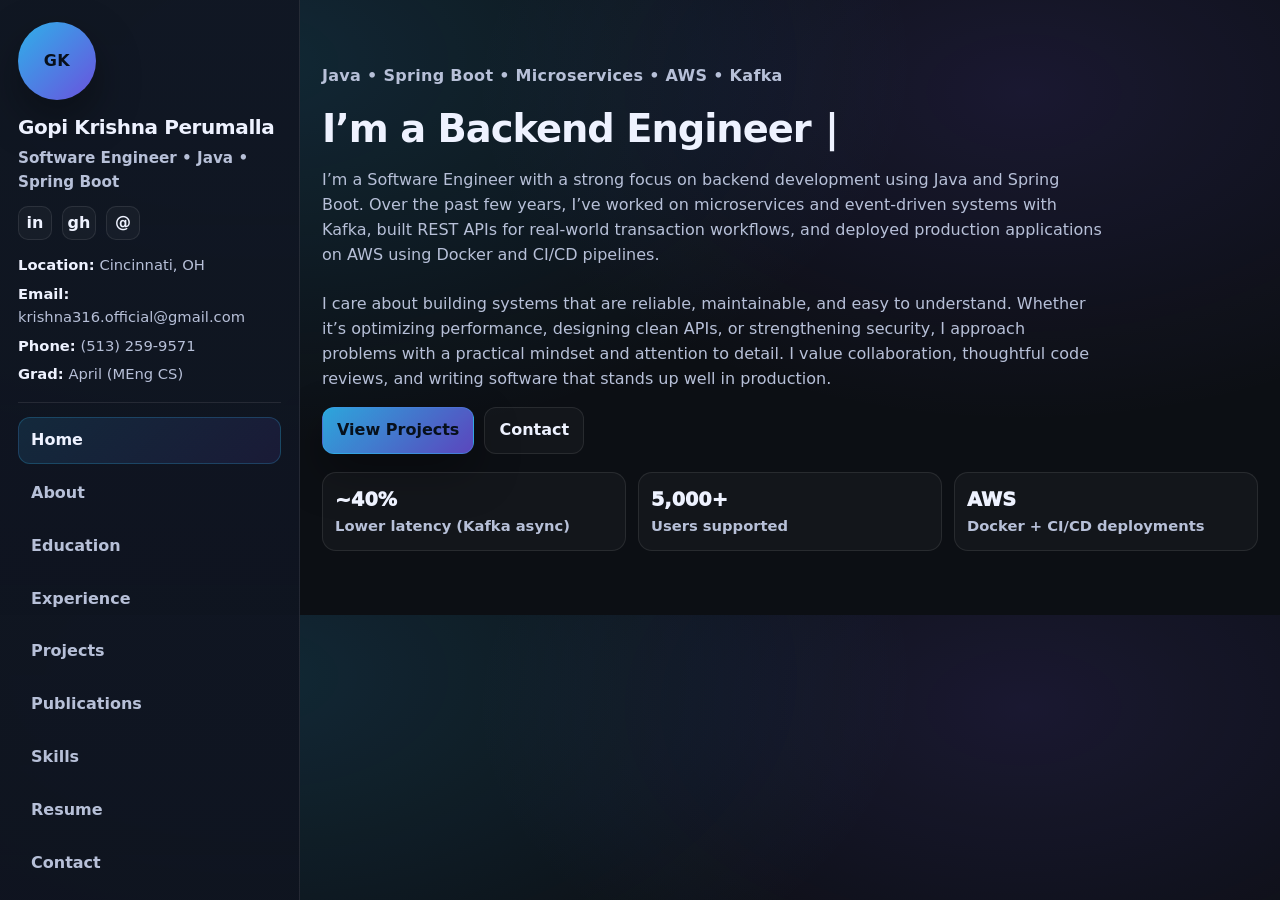
<file: index.html>
<!DOCTYPE html>
<html lang="en">
<head>
    <meta charset="utf-8" />
    <meta name="viewport" content="width=device-width, initial-scale=1" />
    <meta name="description" content="Gopi Krishna Perumalla | Java | Spring Boot | Microservices | AWS | Portfolio" />
    <title>Gopi Krishna Perumalla | Portfolio</title>
    <link rel="stylesheet" href="styles.css" />
</head>

<body>
<div class="topbar">
    <button class="menu-btn" aria-label="Open menu" aria-expanded="false">☰</button>
    <div class="topbar-title">Gopi Krishna Perumalla</div>
</div>

<aside class="sidebar" id="sidebar" aria-label="Sidebar">
    <div class="profile">
        <div class="avatar" aria-label="Profile photo placeholder">GK</div>
        <h1 class="name">Gopi Krishna Perumalla</h1>
        <p class="role">Software Engineer • Java • Spring Boot</p>

        <div class="social">
            <a href="https://www.linkedin.com/in/gopiperumalla/" target="_blank" rel="noopener" aria-label="LinkedIn">in</a>
            <a href="https://github.com/PerumallaSG2" target="_blank" rel="noopener" aria-label="GitHub">gh</a>
            <a href="mailto:krishna316.official@gmail.com" aria-label="Email">@</a>
        </div>

        <div class="quick">
            <div><span>Location:</span> Cincinnati, OH</div>
            <div><span>Email:</span> krishna316.official@gmail.com</div>
            <div><span>Phone:</span> (513) 259-9571</div>
            <div><span>Grad:</span> April (MEng CS)</div>
        </div>
    </div>

    <nav class="nav" aria-label="Primary">
        <a href="index.html" class="active">Home</a>
        <a href="about.html">About</a>
        <a href="education.html">Education</a>
        <a href="experience.html">Experience</a>
        <a href="projects.html">Projects</a>
        <a href="publications.html">Publications</a>
        <a href="skills.html">Skills</a>
        <a href="assets/Resume.pdf" target="_blank" rel="noopener">Resume</a>
        <a href="contact.html">Contact</a>
    </nav>

    <div class="sidebar-footer">
        <small>© <span id="year"></span> Gopi Krishna</small>
    </div>
</aside>

<main class="main">
    <section class="section hero">
        <div class="section-inner">
            <p class="kicker">Java • Spring Boot • Microservices • AWS • Kafka</p>

            <h2 class="hero-title">
                I’m a
                <span class="typewrap">
            <span id="typed-text"></span>
            <span class="caret">|</span>
          </span>
            </h2>

            <p class="hero-sub">
                I’m a Software Engineer with a strong focus on backend development using Java and Spring Boot. Over the past few years,
                I’ve worked on microservices and event-driven systems with Kafka, built REST APIs for real-world transaction workflows,
                and deployed production applications on AWS using Docker and CI/CD pipelines.
                <br><br>
                I care about building systems that are reliable, maintainable, and easy to understand. Whether it’s optimizing performance,
                designing clean APIs, or strengthening security, I approach problems with a practical mindset and attention to detail.
                I value collaboration, thoughtful code reviews, and writing software that stands up well in production.
            </p>

            <div class="cta-row">
                <a class="btn" href="projects.html">View Projects</a>
                <a class="btn ghost" href="contact.html">Contact</a>
            </div>

            <div class="metrics">
                <div class="metric">
                    <div class="metric-num">~40%</div>
                    <div class="metric-label">Lower latency (Kafka async)</div>
                </div>
                <div class="metric">
                    <div class="metric-num">5,000+</div>
                    <div class="metric-label">Users supported</div>
                </div>
                <div class="metric">
                    <div class="metric-num">AWS</div>
                    <div class="metric-label">Docker + CI/CD deployments</div>
                </div>
            </div>
        </div>
    </section>
</main>

<script>
    document.getElementById("year").textContent = new Date().getFullYear();

    const btn = document.querySelector(".menu-btn");
    const sidebar = document.getElementById("sidebar");
    btn.addEventListener("click", () => {
        const open = sidebar.classList.toggle("open");
        btn.setAttribute("aria-expanded", String(open));
        btn.textContent = open ? "✕" : "☰";
    });

    const phrases = [
        "Backend Engineer",
        "Java & Spring Boot Developer",
        "Microservices & Kafka Engineer",
        "Cloud-Native Systems Builder"
    ];

    const el = document.getElementById("typed-text");
    let phraseIndex = 0, charIndex = 0, deleting = false;
    const typingSpeed = 70, deletingSpeed = 40, pauseAfterTyping = 1000, pauseAfterDeleting = 300;

    function typeEffect() {
        const current = phrases[phraseIndex];
        if (!deleting) {
            charIndex++;
            el.textContent = current.substring(0, charIndex);
            if (charIndex === current.length) {
                deleting = true;
                setTimeout(typeEffect, pauseAfterTyping);
                return;
            }
            setTimeout(typeEffect, typingSpeed);
        } else {
            charIndex--;
            el.textContent = current.substring(0, charIndex);
            if (charIndex === 0) {
                deleting = false;
                phraseIndex = (phraseIndex + 1) % phrases.length;
                setTimeout(typeEffect, pauseAfterDeleting);
                return;
            }
            setTimeout(typeEffect, deletingSpeed);
        }
    }
    typeEffect();
</script>
</body>
</html>
</file>
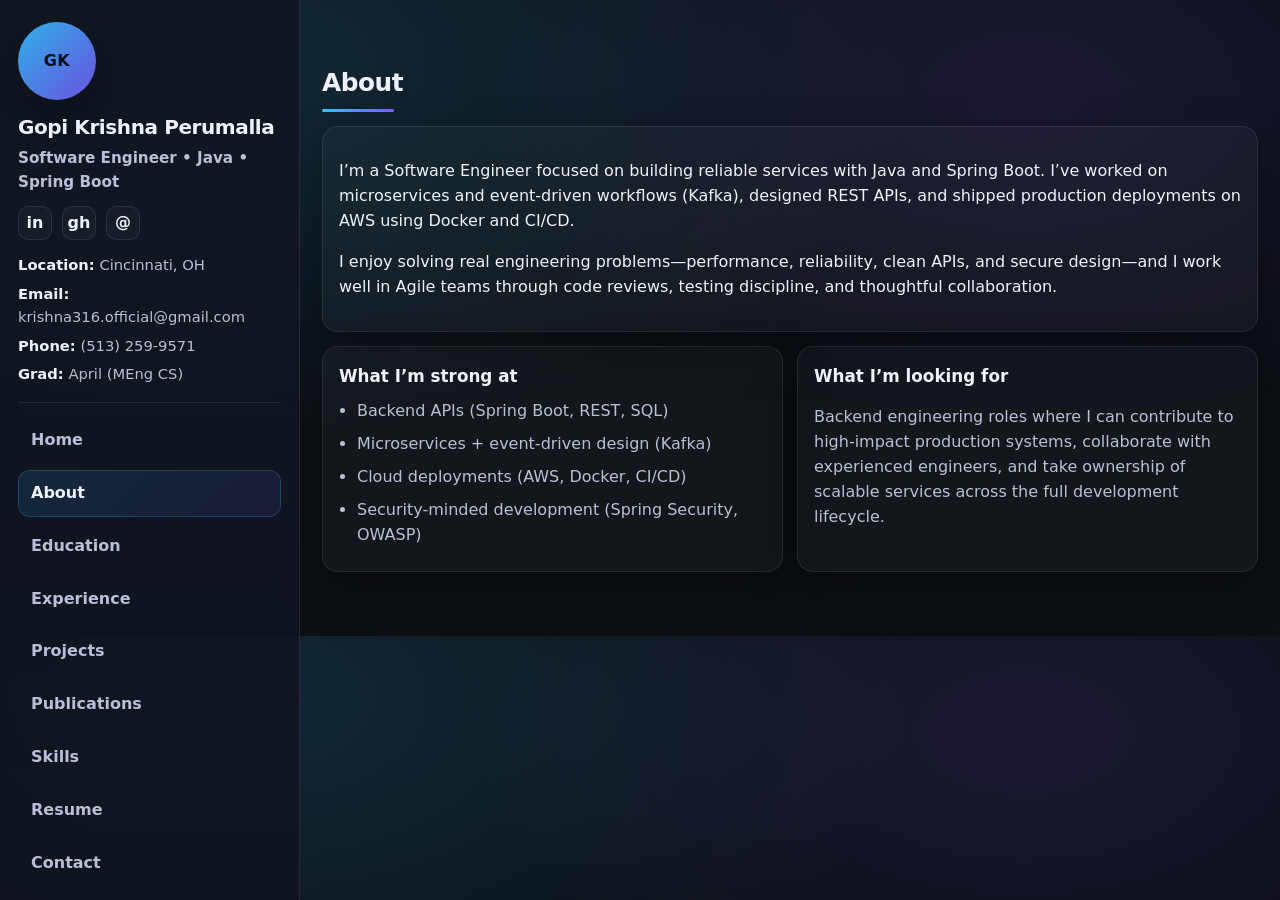
<file: about.html>
<!DOCTYPE html>
<html lang="en">
<head>
    <meta charset="utf-8" />
    <meta name="viewport" content="width=device-width, initial-scale=1" />
    <meta name="description" content="About | Gopi Krishna Perumalla" />
    <title>About | Gopi Krishna Perumalla</title>
    <link rel="stylesheet" href="styles.css" />
</head>
<body>
<div class="topbar">
    <button class="menu-btn" aria-label="Open menu" aria-expanded="false">☰</button>
    <div class="topbar-title">Gopi Krishna Perumalla</div>
</div>

<aside class="sidebar" id="sidebar" aria-label="Sidebar">
    <div class="profile">
        <div class="avatar" aria-label="Profile photo placeholder">GK</div>
        <h1 class="name">Gopi Krishna Perumalla</h1>
        <p class="role">Software Engineer • Java • Spring Boot</p>

        <div class="social">
            <a href="https://www.linkedin.com/in/gopiperumalla/" target="_blank" rel="noopener">in</a>
            <a href="https://github.com/PerumallaSG2" target="_blank" rel="noopener">gh</a>
            <a href="mailto:krishna316.official@gmail.com">@</a>
        </div>

        <div class="quick">
            <div><span>Location:</span> Cincinnati, OH</div>
            <div><span>Email:</span> krishna316.official@gmail.com</div>
            <div><span>Phone:</span> (513) 259-9571</div>
            <div><span>Grad:</span> April (MEng CS)</div>
        </div>
    </div>

    <nav class="nav">
        <a href="index.html">Home</a>
        <a href="about.html" class="active">About</a>
        <a href="education.html">Education</a>
        <a href="experience.html">Experience</a>
        <a href="projects.html">Projects</a>
        <a href="publications.html">Publications</a>
        <a href="skills.html">Skills</a>
        <a href="assets/Resume.pdf" target="_blank" rel="noopener">Resume</a>
        <a href="contact.html">Contact</a>
    </nav>

    <div class="sidebar-footer">
        <small>© <span id="year"></span> Gopi Krishna</small>
    </div>
</aside>

<main class="main">
    <section class="section">
        <div class="section-inner">
            <h3 class="section-title">About</h3>

            <div class="card">
                <p>
                    I’m a Software Engineer focused on building reliable services with Java and Spring Boot. I’ve worked on microservices and
                    event-driven workflows (Kafka), designed REST APIs, and shipped production deployments on AWS using Docker and CI/CD.
                </p>
                <p>
                    I enjoy solving real engineering problems—performance, reliability, clean APIs, and secure design—and I work well in Agile
                    teams through code reviews, testing discipline, and thoughtful collaboration.
                </p>
            </div>

            <div class="split">
                <div class="card">
                    <h4 class="card-title">What I’m strong at</h4>
                    <ul class="list">
                        <li>Backend APIs (Spring Boot, REST, SQL)</li>
                        <li>Microservices + event-driven design (Kafka)</li>
                        <li>Cloud deployments (AWS, Docker, CI/CD)</li>
                        <li>Security-minded development (Spring Security, OWASP)</li>
                    </ul>
                </div>

                <div class="card">
                    <h4 class="card-title">What I’m looking for</h4>
                    <p class="muted">
                        Backend engineering roles where I can contribute to high-impact production systems, collaborate with experienced
                        engineers, and take ownership of scalable services across the full development lifecycle.
                    </p>
                </div>
            </div>

        </div>
    </section>
</main>

<script>
    document.getElementById("year").textContent = new Date().getFullYear();
    const btn = document.querySelector(".menu-btn");
    const sidebar = document.getElementById("sidebar");
    btn.addEventListener("click", () => {
        const open = sidebar.classList.toggle("open");
        btn.setAttribute("aria-expanded", String(open));
        btn.textContent = open ? "✕" : "☰";
    });
</script>
</body>
</html>
</file>
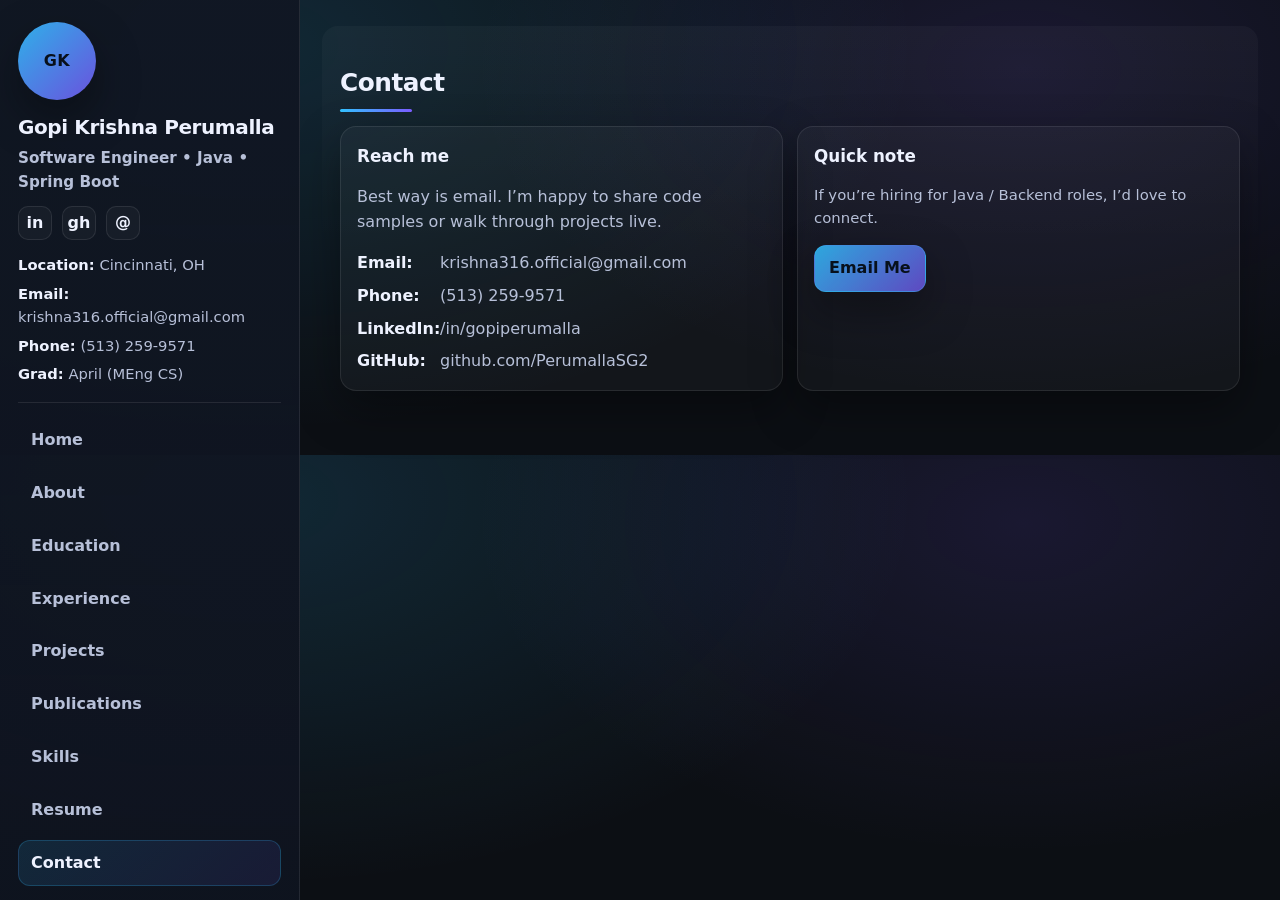
<file: contact.html>
<!DOCTYPE html>
<html lang="en">
<head>
    <meta charset="utf-8" />
    <meta name="viewport" content="width=device-width, initial-scale=1" />
    <title>Contact | Gopi Krishna Perumalla</title>
    <link rel="stylesheet" href="styles.css" />
</head>
<body>
<div class="topbar">
    <button class="menu-btn" aria-label="Open menu" aria-expanded="false">☰</button>
    <div class="topbar-title">Gopi Krishna Perumalla</div>
</div>

<aside class="sidebar" id="sidebar">
    <div class="profile">
        <div class="avatar">GK</div>
        <h1 class="name">Gopi Krishna Perumalla</h1>
        <p class="role">Software Engineer • Java • Spring Boot</p>
        <div class="social">
            <a href="https://www.linkedin.com/in/gopiperumalla/" target="_blank" rel="noopener">in</a>
            <a href="https://github.com/PerumallaSG2" target="_blank" rel="noopener">gh</a>
            <a href="mailto:krishna316.official@gmail.com">@</a>
        </div>
        <div class="quick">
            <div><span>Location:</span> Cincinnati, OH</div>
            <div><span>Email:</span> krishna316.official@gmail.com</div>
            <div><span>Phone:</span> (513) 259-9571</div>
            <div><span>Grad:</span> April (MEng CS)</div>
        </div>
    </div>

    <nav class="nav">
        <a href="index.html">Home</a>
        <a href="about.html">About</a>
        <a href="education.html">Education</a>
        <a href="experience.html">Experience</a>
        <a href="projects.html">Projects</a>
        <a href="publications.html">Publications</a>
        <a href="skills.html">Skills</a>
        <a href="assets/Resume.pdf" target="_blank" rel="noopener">Resume</a>
        <a href="contact.html" class="active">Contact</a>
    </nav>

    <div class="sidebar-footer">
        <small>© <span id="year"></span> Gopi Krishna</small>
    </div>
</aside>

<main class="main">
    <section class="section alt">
        <div class="section-inner">
            <h3 class="section-title">Contact</h3>

            <div class="split">
                <div class="card">
                    <h4 class="card-title">Reach me</h4>
                    <p class="muted">Best way is email. I’m happy to share code samples or walk through projects live.</p>
                    <div class="contact-lines">
                        <div><span>Email:</span> <a href="mailto:krishna316.official@gmail.com">krishna316.official@gmail.com</a></div>
                        <div><span>Phone:</span> <a href="tel:+15132599571">(513) 259-9571</a></div>
                        <div><span>LinkedIn:</span> <a href="https://www.linkedin.com/in/gopiperumalla/" target="_blank" rel="noopener">/in/gopiperumalla</a></div>
                        <div><span>GitHub:</span> <a href="https://github.com/PerumallaSG2" target="_blank" rel="noopener">github.com/PerumallaSG2</a></div>
                    </div>
                </div>

                <div class="card">
                    <h4 class="card-title">Quick note</h4>
                    <p class="muted small">If you’re hiring for Java / Backend roles, I’d love to connect.</p>
                    <a class="btn" href="mailto:krishna316.official@gmail.com?subject=Portfolio%20Inquiry">Email Me</a>
                </div>
            </div>

        </div>
    </section>
</main>

<script>
    document.getElementById("year").textContent = new Date().getFullYear();
    const btn = document.querySelector(".menu-btn");
    const sidebar = document.getElementById("sidebar");
    btn.addEventListener("click", () => {
        const open = sidebar.classList.toggle("open");
        btn.setAttribute("aria-expanded", String(open));
        btn.textContent = open ? "✕" : "☰";
    });
</script>
</body>
</html>
</file>
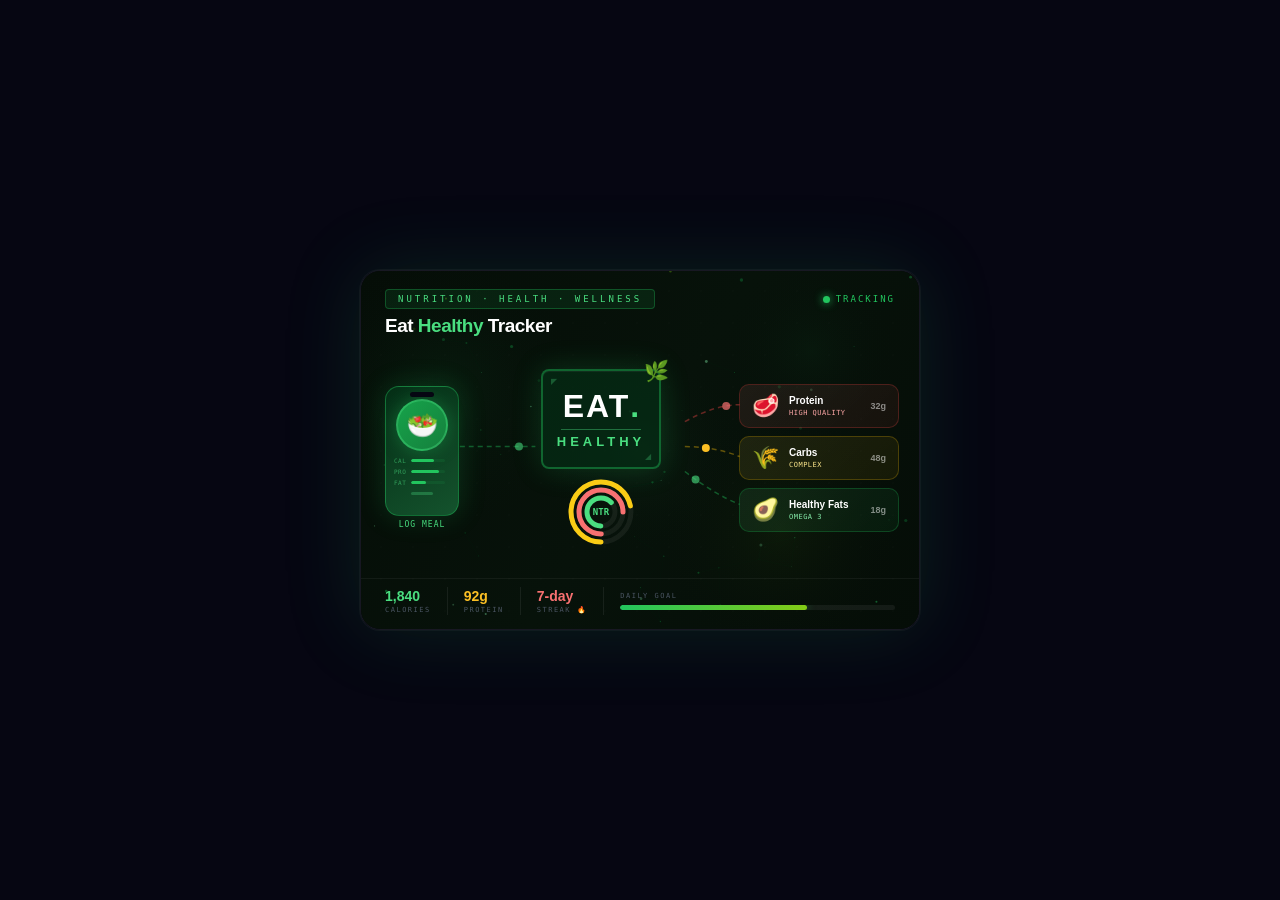
<file: eat-healthy-modern.html>
<!DOCTYPE html>
<html lang="en">
<head>
<meta charset="UTF-8">
<title>Eat Healthy App</title>
<style>
  * { margin:0; padding:0; box-sizing:border-box; }
  body { background:#060612; display:flex; align-items:center; justify-content:center; min-height:100vh; font-family:'Inter','Helvetica Neue',sans-serif; }

  @keyframes float1  { 0%,100%{transform:translateY(0)}    50%{transform:translateY(-8px)} }
  @keyframes float2  { 0%,100%{transform:translateY(0)}    50%{transform:translateY(-6px)} }
  @keyframes float3  { 0%,100%{transform:translateY(0)}    50%{transform:translateY(-5px)} }
  @keyframes shimmer { 0%,100%{opacity:.55} 50%{opacity:1} }
  @keyframes blink   { 0%,100%{opacity:1}  50%{opacity:.2} }
  @keyframes spin    { from{transform:rotate(0deg)} to{transform:rotate(360deg)} }
  @keyframes growBar { from{width:0} to{width:var(--w)} }
  @keyframes popIn   { 0%{transform:scale(0);opacity:0} 80%{transform:scale(1.1)} 100%{transform:scale(1);opacity:1} }
  @keyframes leafSway{ 0%,100%{transform:rotate(-8deg)} 50%{transform:rotate(8deg)} }
  @keyframes pulse-green { 0%{box-shadow:0 0 0 0 rgba(34,197,94,.6)} 70%{box-shadow:0 0 0 12px rgba(34,197,94,0)} 100%{box-shadow:0 0 0 0 rgba(34,197,94,0)} }
  @keyframes fadeUp  { from{opacity:0;transform:translateY(10px)} to{opacity:1;transform:translateY(0)} }
  @keyframes ticker  { 0%{offset-distance:0%;opacity:0} 8%{opacity:1} 85%{opacity:1} 100%{offset-distance:100%;opacity:0} }

  .card {
    width:560px; height:360px; border-radius:20px; overflow:hidden;
    position:relative; border:1px solid rgba(255,255,255,.07);
    box-shadow:0 0 80px rgba(34,197,94,.15), 0 0 0 1px rgba(255,255,255,.04);
  }
  canvas { position:absolute; inset:0; }
  .ui { position:absolute; inset:0; display:flex; flex-direction:column; }

  /* TOP */
  .top { padding:18px 24px 0; display:flex; justify-content:space-between; align-items:center; }
  .tag { font-size:9px; letter-spacing:3px; text-transform:uppercase; color:#4ade80; background:rgba(34,197,94,.1); border:1px solid rgba(34,197,94,.3); padding:4px 12px; border-radius:4px; font-family:'SF Mono',monospace; }
  .live { display:flex; align-items:center; gap:6px; font-size:9px; color:#22c55e; letter-spacing:2px; font-family:monospace; }
  .live-dot { width:7px;height:7px;background:#22c55e;border-radius:50%;animation:blink 1.2s infinite;box-shadow:0 0 8px #22c55e; }

  .title { padding:6px 24px 0; }
  .title h1 { font-size:19px; font-weight:800; color:#fff; letter-spacing:-.5px; }
  .title h1 em { font-style:normal; color:#4ade80; }

  /* SCENE */
  .scene { flex:1; display:flex; align-items:center; padding:0 20px; gap:16px; position:relative; }

  /* PHONE */
  .phone { flex-shrink:0; width:82px; animation:float1 3.5s ease-in-out infinite; }
  .phone-body {
    width:74px; height:130px; margin:0 auto;
    background:linear-gradient(145deg,#052e16,#14532d);
    border-radius:14px; border:1.5px solid rgba(34,197,94,.4);
    box-shadow:0 0 28px rgba(34,197,94,.2);
    display:flex; flex-direction:column; align-items:center;
    padding:12px 8px 8px; gap:6px; position:relative;
  }
  .phone-notch { position:absolute; top:5px; width:24px; height:5px; background:#060612; border-radius:3px; }
  .phone-plate {
    width:52px; height:52px; border-radius:50%;
    background:linear-gradient(135deg,#16a34a,#15803d);
    border:2px solid rgba(74,222,128,.4);
    box-shadow:0 0 18px rgba(34,197,94,.35);
    display:flex; align-items:center; justify-content:center; font-size:26px;
    animation:float2 3s ease-in-out infinite .5s;
  }
  .phone-stats { width:100%; display:flex; flex-direction:column; gap:4px; }
  .pstat { display:flex; justify-content:space-between; align-items:center; }
  .pstat-label { font-size:6px; color:rgba(74,222,128,.6); font-family:monospace; letter-spacing:.5px; }
  .pstat-bar { flex:1; height:3px; background:rgba(34,197,94,.1); border-radius:2px; margin:0 5px; overflow:hidden; }
  .pstat-fill { height:100%; border-radius:2px; background:#22c55e; animation:shimmer 2s infinite; }
  .phone-home { width:22px;height:3px;background:rgba(74,222,128,.3);border-radius:2px; }
  .phone-label { font-size:8px;color:#4ade80;text-align:center;letter-spacing:1px;text-transform:uppercase;font-family:monospace;margin-top:4px; }

  /* CONNECTORS SVG */
  .connectors { position:absolute; inset:0; pointer-events:none; }

  /* CENTER BADGE + WHEEL */
  .center-group { flex:1; display:flex;flex-direction:column;align-items:center;justify-content:center;gap:8px; animation:float2 4s ease-in-out infinite .3s; }

  .badge-stamp {
    width:120px; height:100px;
    background:rgba(5,46,22,.7);
    border:2px solid rgba(34,197,94,.4);
    border-radius:8px;
    box-shadow:0 0 30px rgba(34,197,94,.2), inset 0 1px 0 rgba(255,255,255,.05);
    display:flex;flex-direction:column;align-items:center;justify-content:center;
    gap:4px; position:relative;
  }
  .stamp-eat { font-size:32px; font-weight:900; color:#fff; letter-spacing:2px; line-height:1; }
  .stamp-dot { font-size:32px; font-weight:900; color:#4ade80; }
  .stamp-divider { width:80px; height:1.5px; background:rgba(74,222,128,.4); }
  .stamp-healthy { font-size:13px; font-weight:700; color:#4ade80; letter-spacing:4px; }
  .stamp-leaf {
    position:absolute; top:-12px; right:-10px;
    font-size:20px; animation:leafSway 2.5s ease-in-out infinite;
    transform-origin:bottom center;
  }
  .stamp-corner { position:absolute; font-size:8px; color:rgba(74,222,128,.3); }

  /* NUTRIENT RINGS */
  .rings { position:relative; width:70px; height:70px; }
  .rings svg { position:absolute; inset:0; }
  .ring-label { position:absolute; inset:0; display:flex;align-items:center;justify-content:center; font-size:9px; color:#4ade80; font-weight:700; font-family:monospace; }

  /* RIGHT FOOD CARDS */
  .food-stack { flex-shrink:0; width:160px; display:flex; flex-direction:column; gap:8px; }

  .food-card {
    border-radius:10px; padding:8px 12px;
    display:flex; align-items:center; gap:10px;
    border:1px solid; position:relative; overflow:hidden;
  }
  .food-card::before { content:''; position:absolute; inset:0; background:linear-gradient(135deg,rgba(255,255,255,.03),transparent); }
  .food-card.protein { background:rgba(239,68,68,.07); border-color:rgba(239,68,68,.25); animation:float1 3.8s ease-in-out infinite .1s; }
  .food-card.carbs   { background:rgba(234,179,8,.07); border-color:rgba(234,179,8,.25); animation:float2 3.3s ease-in-out infinite .5s; }
  .food-card.fats    { background:rgba(34,197,94,.07); border-color:rgba(34,197,94,.25); animation:float3 4s ease-in-out infinite .9s; }

  .food-icon { font-size:22px; flex-shrink:0; }
  .food-info { display:flex;flex-direction:column;gap:3px; flex:1; }
  .food-name { font-size:10px; font-weight:700; color:#fff; }
  .food-macro { font-size:7px; font-family:monospace; letter-spacing:.5px; text-transform:uppercase; }
  .protein .food-macro { color:#fca5a5; }
  .carbs   .food-macro { color:#fde68a; }
  .fats    .food-macro { color:#86efac; }
  .food-cal { font-size:9px; font-weight:700; color:rgba(255,255,255,.5); }

  /* STATS */
  .stats { padding:8px 24px 14px; border-top:1px solid rgba(255,255,255,.05); display:flex; gap:0; align-items:center; }
  .stat { display:flex;flex-direction:column;gap:2px;padding:0 16px; }
  .stat:first-child{padding-left:0;}
  .stat-val { font-size:14px; font-weight:800; }
  .stat-key { font-size:7px; color:#4b5563; letter-spacing:1.5px; text-transform:uppercase; font-family:monospace; }
  .stat-sep { width:1px; height:28px; background:rgba(255,255,255,.07); }
  .cal-wrap { flex:1; padding-left:16px; }
  .cal-label { font-size:7px; color:#4b5563; letter-spacing:1.5px; text-transform:uppercase; font-family:monospace; margin-bottom:5px; }
  .cal-bar { height:5px; background:rgba(255,255,255,.06); border-radius:3px; overflow:hidden; }
  .cal-fill { height:100%; width:68%; background:linear-gradient(90deg,#22c55e,#84cc16); border-radius:3px; box-shadow:0 0 8px rgba(34,197,94,.5); animation:shimmer 2s infinite; }
</style>
</head>
<body>
<div class="card">
  <canvas id="c"></canvas>
  <div class="ui">

    <div class="top">
      <div class="tag">Nutrition · Health · Wellness</div>
      <div class="live"><div class="live-dot"></div>TRACKING</div>
    </div>
    <div class="title">
      <h1>Eat <em>Healthy</em> Tracker</h1>
    </div>

    <div class="scene">
      <!-- animated connectors -->
      <svg class="connectors" viewBox="0 0 560 220">
        <path d="M 90 110 Q 140 110 175 110" stroke="rgba(34,197,94,.4)" stroke-width="1.5" fill="none" stroke-dasharray="5,4"/>
        <circle r="4" fill="#4ade80" opacity=".9">
          <animateMotion dur="1.8s" repeatCount="indefinite" path="M 90 110 Q 140 110 175 110"/>
          <animate attributeName="opacity" values="0;1;1;0" dur="1.8s" repeatCount="indefinite"/>
        </circle>
        <path d="M 325 85 Q 355 68 380 68" stroke="rgba(239,68,68,.4)" stroke-width="1.5" fill="none" stroke-dasharray="5,4"/>
        <circle r="4" fill="#f87171" opacity=".9">
          <animateMotion dur="1.5s" repeatCount="indefinite" begin=".3s" path="M 325 85 Q 355 68 380 68"/>
          <animate attributeName="opacity" values="0;1;1;0" dur="1.5s" repeatCount="indefinite" begin=".3s"/>
        </circle>
        <path d="M 325 110 Q 355 110 380 120" stroke="rgba(234,179,8,.4)" stroke-width="1.5" fill="none" stroke-dasharray="5,4"/>
        <circle r="4" fill="#fbbf24" opacity=".9">
          <animateMotion dur="2s" repeatCount="indefinite" begin=".7s" path="M 325 110 Q 355 110 380 120"/>
          <animate attributeName="opacity" values="0;1;1;0" dur="2s" repeatCount="indefinite" begin=".7s"/>
        </circle>
        <path d="M 325 135 Q 355 158 380 168" stroke="rgba(34,197,94,.4)" stroke-width="1.5" fill="none" stroke-dasharray="5,4"/>
        <circle r="4" fill="#4ade80" opacity=".9">
          <animateMotion dur="1.7s" repeatCount="indefinite" begin="1.1s" path="M 325 135 Q 355 158 380 168"/>
          <animate attributeName="opacity" values="0;1;1;0" dur="1.7s" repeatCount="indefinite" begin="1.1s"/>
        </circle>
      </svg>

      <!-- PHONE -->
      <div class="phone">
        <div class="phone-body">
          <div class="phone-notch"></div>
          <div class="phone-plate">🥗</div>
          <div class="phone-stats">
            <div class="pstat">
              <span class="pstat-label">CAL</span>
              <div class="pstat-bar"><div class="pstat-fill" style="width:68%"></div></div>
            </div>
            <div class="pstat">
              <span class="pstat-label">PRO</span>
              <div class="pstat-bar"><div class="pstat-fill" style="width:82%;animation-delay:.4s"></div></div>
            </div>
            <div class="pstat">
              <span class="pstat-label">FAT</span>
              <div class="pstat-bar"><div class="pstat-fill" style="width:45%;animation-delay:.8s"></div></div>
            </div>
          </div>
          <div class="phone-home"></div>
        </div>
        <div class="phone-label">Log Meal</div>
      </div>

      <!-- CENTER: BADGE + RINGS -->
      <div class="center-group">
        <div class="badge-stamp">
          <div class="stamp-leaf">🌿</div>
          <div class="stamp-corner" style="top:6px;left:8px">◤</div>
          <div class="stamp-corner" style="bottom:6px;right:8px">◢</div>
          <div style="display:flex;align-items:baseline;gap:0">
            <span class="stamp-eat">EAT</span><span class="stamp-dot">.</span>
          </div>
          <div class="stamp-divider"></div>
          <div class="stamp-healthy">HEALTHY</div>
        </div>

        <!-- SVG Nutrient ring -->
        <div class="rings">
          <svg viewBox="0 0 70 70" width="70" height="70">
            <!-- outer ring: carbs -->
            <circle cx="35" cy="35" r="30" fill="none" stroke="rgba(255,255,255,.06)" stroke-width="5"/>
            <circle cx="35" cy="35" r="30" fill="none" stroke="#facc15" stroke-width="5"
              stroke-dasharray="135 189" stroke-dashoffset="-47" stroke-linecap="round"
              style="animation:shimmer 2s infinite"/>
            <!-- middle: protein -->
            <circle cx="35" cy="35" r="22" fill="none" stroke="rgba(255,255,255,.06)" stroke-width="5"/>
            <circle cx="35" cy="35" r="22" fill="none" stroke="#f87171" stroke-width="5"
              stroke-dasharray="104 138" stroke-dashoffset="-34" stroke-linecap="round"
              style="animation:shimmer 2s .3s infinite"/>
            <!-- inner: fats -->
            <circle cx="35" cy="35" r="14" fill="none" stroke="rgba(255,255,255,.06)" stroke-width="5"/>
            <circle cx="35" cy="35" r="14" fill="none" stroke="#4ade80" stroke-width="5"
              stroke-dasharray="55 88" stroke-dashoffset="-22" stroke-linecap="round"
              style="animation:shimmer 2s .6s infinite"/>
          </svg>
          <div class="ring-label">NTR</div>
        </div>
      </div>

      <!-- FOOD CARDS -->
      <div class="food-stack">
        <div class="food-card protein">
          <div class="food-icon">🥩</div>
          <div class="food-info">
            <div class="food-name">Protein</div>
            <div class="food-macro">High Quality</div>
          </div>
          <div class="food-cal">32g</div>
        </div>
        <div class="food-card carbs">
          <div class="food-icon">🌾</div>
          <div class="food-info">
            <div class="food-name">Carbs</div>
            <div class="food-macro">Complex</div>
          </div>
          <div class="food-cal">48g</div>
        </div>
        <div class="food-card fats">
          <div class="food-icon">🥑</div>
          <div class="food-info">
            <div class="food-name">Healthy Fats</div>
            <div class="food-macro">Omega 3</div>
          </div>
          <div class="food-cal">18g</div>
        </div>
      </div>
    </div>

    <!-- STATS -->
    <div class="stats">
      <div class="stat">
        <div class="stat-val" style="color:#4ade80">1,840</div>
        <div class="stat-key">Calories</div>
      </div>
      <div class="stat-sep"></div>
      <div class="stat">
        <div class="stat-val" style="color:#fbbf24">92g</div>
        <div class="stat-key">Protein</div>
      </div>
      <div class="stat-sep"></div>
      <div class="stat">
        <div class="stat-val" style="color:#f87171">7-day</div>
        <div class="stat-key">Streak 🔥</div>
      </div>
      <div class="stat-sep"></div>
      <div class="cal-wrap">
        <div class="cal-label">Daily Goal</div>
        <div class="cal-bar"><div class="cal-fill"></div></div>
      </div>
    </div>
  </div>
</div>

<script>
const c = document.getElementById('c');
const ctx = c.getContext('2d');
c.width=560; c.height=360;
const W=560,H=360;

const pts=Array.from({length:55},()=>({
  x:Math.random()*W, y:Math.random()*H,
  vx:(Math.random()-.5)*.28, vy:(Math.random()-.5)*.28,
  r:Math.random()*1.4+.3,
  col:['#22c55e','#4ade80','#86efac','#84cc16','#16a34a'][Math.floor(Math.random()*5)],
  a:Math.random()*.35+.1
}));

function draw(){
  ctx.clearRect(0,0,W,H);
  const g=ctx.createLinearGradient(0,0,W,H);
  g.addColorStop(0,'#050d07'); g.addColorStop(.5,'#07120a'); g.addColorStop(1,'#050d07');
  ctx.fillStyle=g; ctx.fillRect(0,0,W,H);
  [{x:80,y:120,r:150,c:'rgba(34,197,94,.07)'},{x:420,y:260,r:130,c:'rgba(132,204,22,.05)'},{x:280,y:180,r:110,c:'rgba(74,222,128,.05)'},{x:450,y:80,r:90,c:'rgba(34,197,94,.04)'}].forEach(b=>{
    const rg=ctx.createRadialGradient(b.x,b.y,0,b.x,b.y,b.r);
    rg.addColorStop(0,b.c); rg.addColorStop(1,'transparent');
    ctx.fillStyle=rg; ctx.beginPath(); ctx.arc(b.x,b.y,b.r,0,Math.PI*2); ctx.fill();
  });
  ctx.fillStyle='rgba(255,255,255,.018)';
  for(let x=20;x<W;x+=32)for(let y=20;y<H;y+=32){ctx.beginPath();ctx.arc(x,y,1,0,Math.PI*2);ctx.fill();}
  pts.forEach(p=>{
    p.x+=p.vx; p.y+=p.vy;
    if(p.x<0)p.x=W; if(p.x>W)p.x=0;
    if(p.y<0)p.y=H; if(p.y>H)p.y=0;
    ctx.beginPath(); ctx.arc(p.x,p.y,p.r,0,Math.PI*2);
    ctx.fillStyle=p.col; ctx.globalAlpha=p.a; ctx.fill(); ctx.globalAlpha=1;
  });
  for(let i=0;i<pts.length;i++)for(let j=i+1;j<pts.length;j++){
    const dx=pts[i].x-pts[j].x,dy=pts[i].y-pts[j].y,d=Math.sqrt(dx*dx+dy*dy);
    if(d<65){ctx.beginPath();ctx.moveTo(pts[i].x,pts[i].y);ctx.lineTo(pts[j].x,pts[j].y);
    ctx.strokeStyle=`rgba(34,197,94,${.05*(1-d/65)})`;ctx.lineWidth=.5;ctx.stroke();}
  }
  requestAnimationFrame(draw);
}
draw();
</script>
</body>
</html>
</file>
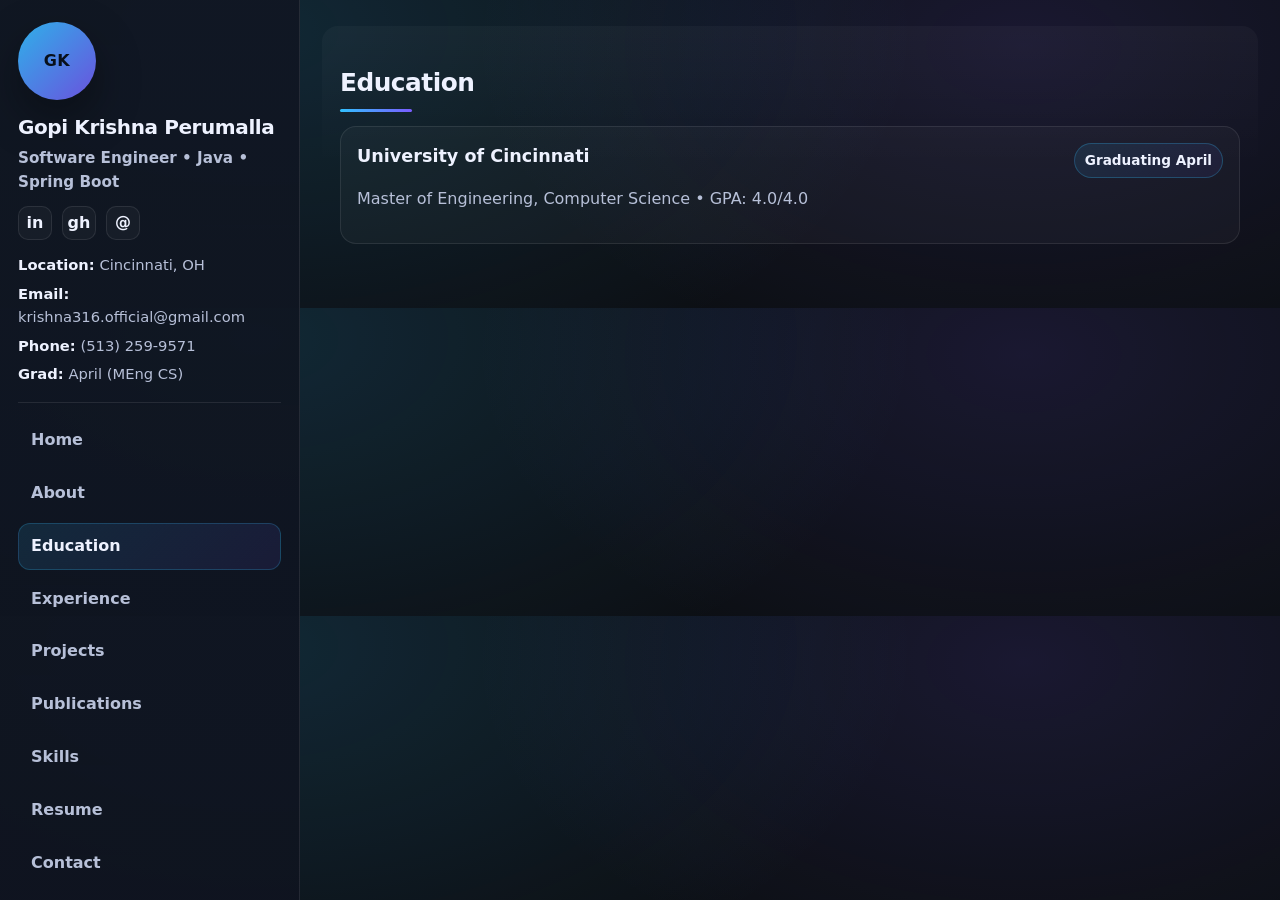
<file: education.html>
<!DOCTYPE html>
<html lang="en">
<head>
    <meta charset="utf-8" />
    <meta name="viewport" content="width=device-width, initial-scale=1" />
    <title>Education | Gopi Krishna Perumalla</title>
    <link rel="stylesheet" href="styles.css" />
</head>
<body>
<div class="topbar">
    <button class="menu-btn" aria-label="Open menu" aria-expanded="false">☰</button>
    <div class="topbar-title">Gopi Krishna Perumalla</div>
</div>

<aside class="sidebar" id="sidebar">
    <div class="profile">
        <div class="avatar">GK</div>
        <h1 class="name">Gopi Krishna Perumalla</h1>
        <p class="role">Software Engineer • Java • Spring Boot</p>
        <div class="social">
            <a href="https://www.linkedin.com/in/gopiperumalla/" target="_blank" rel="noopener">in</a>
            <a href="https://github.com/PerumallaSG2" target="_blank" rel="noopener">gh</a>
            <a href="mailto:krishna316.official@gmail.com">@</a>
        </div>
        <div class="quick">
            <div><span>Location:</span> Cincinnati, OH</div>
            <div><span>Email:</span> krishna316.official@gmail.com</div>
            <div><span>Phone:</span> (513) 259-9571</div>
            <div><span>Grad:</span> April (MEng CS)</div>
        </div>
    </div>

    <nav class="nav">
        <a href="index.html">Home</a>
        <a href="about.html">About</a>
        <a href="education.html" class="active">Education</a>
        <a href="experience.html">Experience</a>
        <a href="projects.html">Projects</a>
        <a href="publications.html">Publications</a>
        <a href="skills.html">Skills</a>
        <a href="assets/Resume.pdf" target="_blank" rel="noopener">Resume</a>
        <a href="contact.html">Contact</a>
    </nav>

    <div class="sidebar-footer">
        <small>© <span id="year"></span> Gopi Krishna</small>
    </div>
</aside>

<main class="main">
    <section class="section alt">
        <div class="section-inner">
            <h3 class="section-title">Education</h3>

            <div class="timeline">
                <div class="timeline-item">
                    <div class="timeline-head">
                        <div>
                            <h4>University of Cincinnati</h4>
                            <p class="muted">Master of Engineering, Computer Science • GPA: 4.0/4.0</p>
                        </div>
                        <span class="pill">Graduating April</span>
                    </div>
                </div>
            </div>

        </div>
    </section>
</main>

<script>
    document.getElementById("year").textContent = new Date().getFullYear();
    const btn = document.querySelector(".menu-btn");
    const sidebar = document.getElementById("sidebar");
    btn.addEventListener("click", () => {
        const open = sidebar.classList.toggle("open");
        btn.setAttribute("aria-expanded", String(open));
        btn.textContent = open ? "✕" : "☰";
    });
</script>
</body>
</html>
</file>
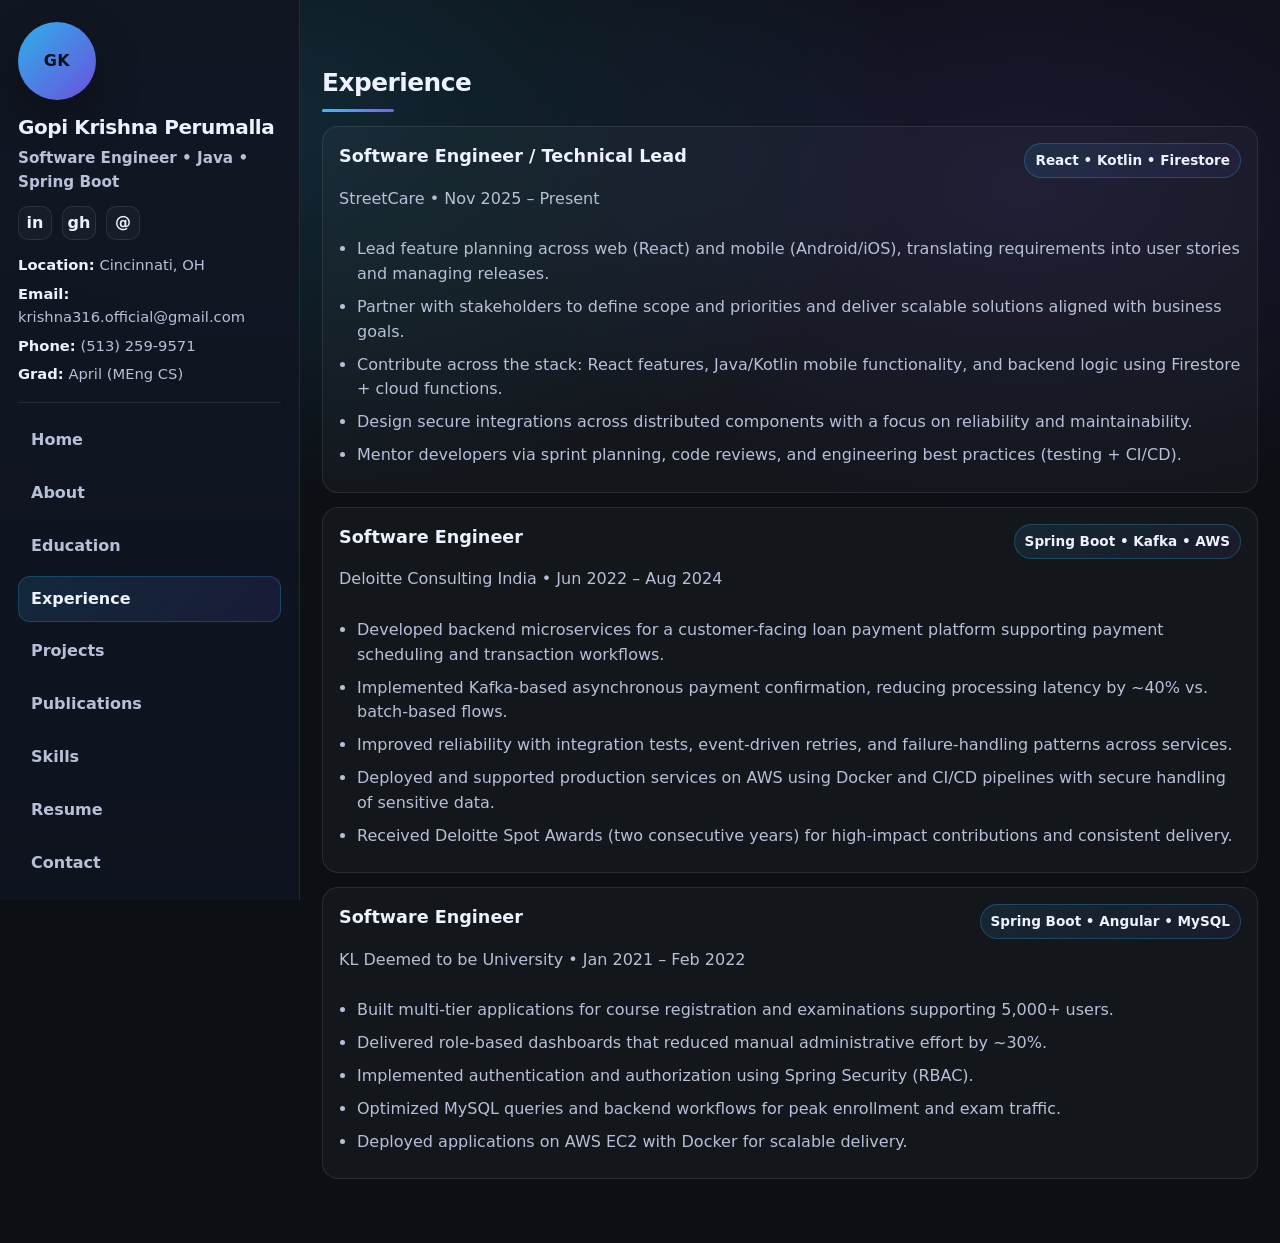
<file: experience.html>
<!DOCTYPE html>
<html lang="en">
<head>
    <meta charset="utf-8" />
    <meta name="viewport" content="width=device-width, initial-scale=1" />
    <title>Experience | Gopi Krishna Perumalla</title>
    <link rel="stylesheet" href="styles.css" />
</head>
<body>
<div class="topbar">
    <button class="menu-btn" aria-label="Open menu" aria-expanded="false">☰</button>
    <div class="topbar-title">Gopi Krishna Perumalla</div>
</div>

<aside class="sidebar" id="sidebar">
    <div class="profile">
        <div class="avatar">GK</div>
        <h1 class="name">Gopi Krishna Perumalla</h1>
        <p class="role">Software Engineer • Java • Spring Boot</p>
        <div class="social">
            <a href="https://www.linkedin.com/in/gopiperumalla/" target="_blank" rel="noopener">in</a>
            <a href="https://github.com/PerumallaSG2" target="_blank" rel="noopener">gh</a>
            <a href="mailto:krishna316.official@gmail.com">@</a>
        </div>
        <div class="quick">
            <div><span>Location:</span> Cincinnati, OH</div>
            <div><span>Email:</span> krishna316.official@gmail.com</div>
            <div><span>Phone:</span> (513) 259-9571</div>
            <div><span>Grad:</span> April (MEng CS)</div>
        </div>
    </div>

    <nav class="nav">
        <a href="index.html">Home</a>
        <a href="about.html">About</a>
        <a href="education.html">Education</a>
        <a href="experience.html" class="active">Experience</a>
        <a href="projects.html">Projects</a>
        <a href="publications.html">Publications</a>
        <a href="skills.html">Skills</a>
        <a href="assets/Resume.pdf" target="_blank" rel="noopener">Resume</a>
        <a href="contact.html">Contact</a>
    </nav>

    <div class="sidebar-footer">
        <small>© <span id="year"></span> Gopi Krishna</small>
    </div>
</aside>

<main class="main">
    <section class="section">
        <div class="section-inner">
            <h3 class="section-title">Experience</h3>

            <div class="timeline">
                <div class="timeline-item">
                    <div class="timeline-head">
                        <div>
                            <h4>Software Engineer / Technical Lead</h4>
                            <p class="muted">StreetCare • Nov 2025 – Present</p>
                        </div>
                        <span class="pill">React • Kotlin • Firestore</span>
                    </div>
                    <ul class="list">
                        <li>Lead feature planning across web (React) and mobile (Android/iOS), translating requirements into user stories and managing releases.</li>
                        <li>Partner with stakeholders to define scope and priorities and deliver scalable solutions aligned with business goals.</li>
                        <li>Contribute across the stack: React features, Java/Kotlin mobile functionality, and backend logic using Firestore + cloud functions.</li>
                        <li>Design secure integrations across distributed components with a focus on reliability and maintainability.</li>
                        <li>Mentor developers via sprint planning, code reviews, and engineering best practices (testing + CI/CD).</li>
                    </ul>
                </div>

                <div class="timeline-item">
                    <div class="timeline-head">
                        <div>
                            <h4>Software Engineer</h4>
                            <p class="muted">Deloitte Consulting India • Jun 2022 – Aug 2024</p>
                        </div>
                        <span class="pill">Spring Boot • Kafka • AWS</span>
                    </div>
                    <ul class="list">
                        <li>Developed backend microservices for a customer-facing loan payment platform supporting payment scheduling and transaction workflows.</li>
                        <li>Implemented Kafka-based asynchronous payment confirmation, reducing processing latency by ~40% vs. batch-based flows.</li>
                        <li>Improved reliability with integration tests, event-driven retries, and failure-handling patterns across services.</li>
                        <li>Deployed and supported production services on AWS using Docker and CI/CD pipelines with secure handling of sensitive data.</li>
                        <li>Received Deloitte Spot Awards (two consecutive years) for high-impact contributions and consistent delivery.</li>
                    </ul>
                </div>

                <div class="timeline-item">
                    <div class="timeline-head">
                        <div>
                            <h4>Software Engineer</h4>
                            <p class="muted">KL Deemed to be University • Jan 2021 – Feb 2022</p>
                        </div>
                        <span class="pill">Spring Boot • Angular • MySQL</span>
                    </div>
                    <ul class="list">
                        <li>Built multi-tier applications for course registration and examinations supporting 5,000+ users.</li>
                        <li>Delivered role-based dashboards that reduced manual administrative effort by ~30%.</li>
                        <li>Implemented authentication and authorization using Spring Security (RBAC).</li>
                        <li>Optimized MySQL queries and backend workflows for peak enrollment and exam traffic.</li>
                        <li>Deployed applications on AWS EC2 with Docker for scalable delivery.</li>
                    </ul>
                </div>
            </div>

        </div>
    </section>
</main>

<script>
    document.getElementById("year").textContent = new Date().getFullYear();
    const btn = document.querySelector(".menu-btn");
    const sidebar = document.getElementById("sidebar");
    btn.addEventListener("click", () => {
        const open = sidebar.classList.toggle("open");
        btn.setAttribute("aria-expanded", String(open));
        btn.textContent = open ? "✕" : "☰";
    });
</script>
</body>
</html>
</file>
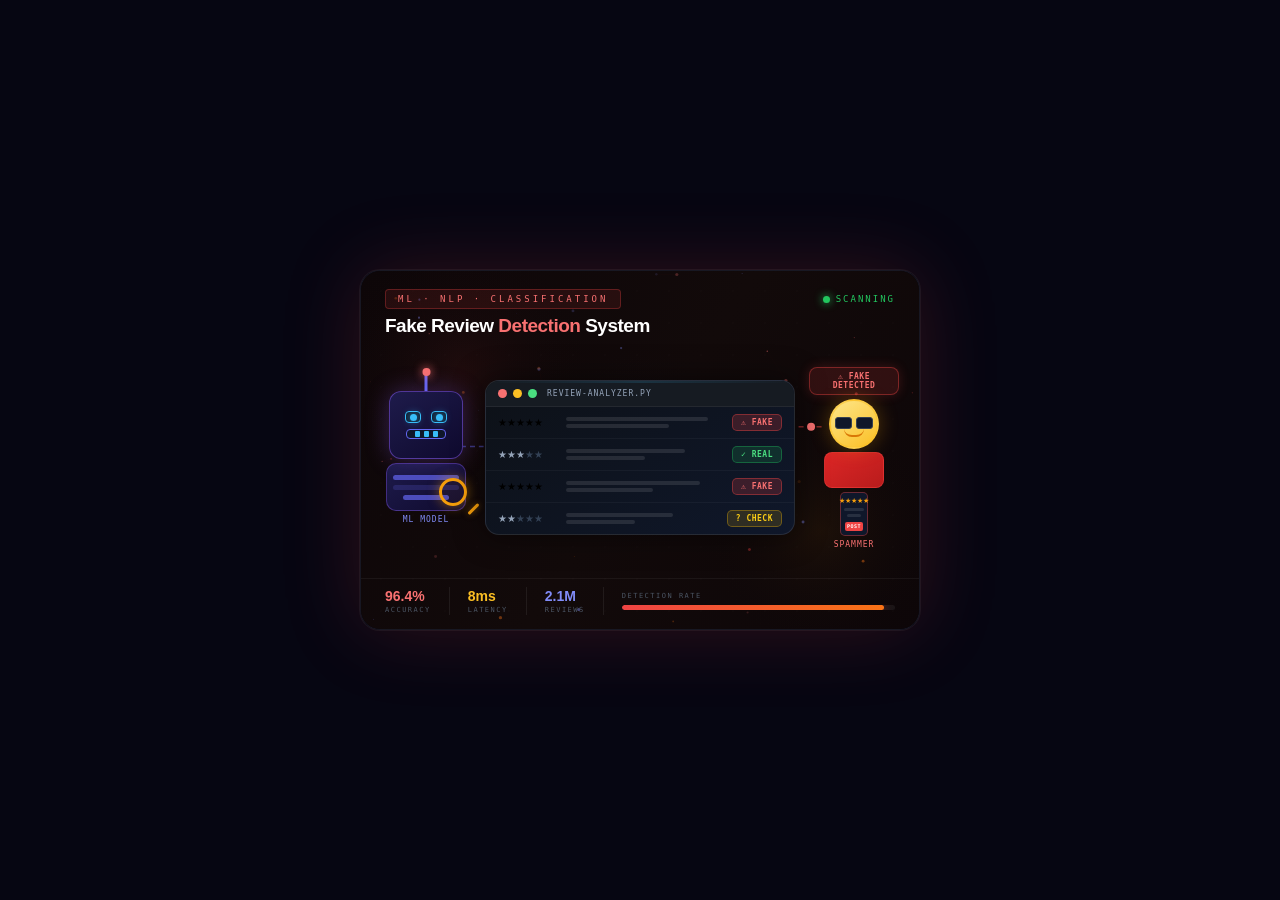
<file: fake-review-modern.html>
<!DOCTYPE html>
<html lang="en">
<head>
<meta charset="UTF-8">
<title>Fake Review Detection</title>
<style>
  * { margin: 0; padding: 0; box-sizing: border-box; }
  body { background: #060612; display: flex; align-items: center; justify-content: center; min-height: 100vh; font-family: 'Inter', 'Helvetica Neue', sans-serif; }

  @keyframes float1  { 0%,100%{transform:translateY(0px)}   50%{transform:translateY(-8px)} }
  @keyframes float2  { 0%,100%{transform:translateY(0px)}   50%{transform:translateY(-6px)} }
  @keyframes float3  { 0%,100%{transform:translateY(0px)}   50%{transform:translateY(-5px)} }
  @keyframes shimmer { 0%,100%{opacity:.55} 50%{opacity:1}  }
  @keyframes blink   { 0%,100%{opacity:1}  50%{opacity:.2} }
  @keyframes scanline{ 0%{transform:translateY(-100%)} 100%{transform:translateY(400%)} }
  @keyframes pulse   { 0%{box-shadow:0 0 0 0 rgba(239,68,68,.6)} 70%{box-shadow:0 0 0 10px rgba(239,68,68,0)} 100%{box-shadow:0 0 0 0 rgba(239,68,68,0)} }
  @keyframes slideIn { from{opacity:0;transform:translateX(20px)} to{opacity:1;transform:translateX(0)} }
  @keyframes ticker  { 0%{offset-distance:0%;opacity:0} 8%{opacity:1} 85%{opacity:1} 100%{offset-distance:100%;opacity:0} }
  @keyframes fadeRow { from{opacity:0;transform:translateY(8px)} to{opacity:1;transform:translateY(0)} }
  @keyframes spin    { from{transform:rotate(0deg)} to{transform:rotate(360deg)} }
  @keyframes glow-pulse { 0%,100%{opacity:.4} 50%{opacity:.9} }

  .card {
    width: 560px; height: 360px;
    border-radius: 20px;
    overflow: hidden;
    position: relative;
    border: 1px solid rgba(255,255,255,0.07);
    box-shadow: 0 0 80px rgba(239,68,68,.18), 0 0 0 1px rgba(255,255,255,0.05);
  }

  canvas { position: absolute; inset: 0; }

  .ui {
    position: absolute; inset: 0;
    display: flex; flex-direction: column;
  }

  /* ── TOP BAR ── */
  .top { padding: 18px 24px 0; display: flex; justify-content: space-between; align-items: center; }
  .tag {
    font-size: 9px; letter-spacing: 3px; text-transform: uppercase;
    color: #f87171; background: rgba(239,68,68,.1);
    border: 1px solid rgba(239,68,68,.3); padding: 4px 12px; border-radius: 4px;
    font-family: 'SF Mono', monospace;
  }
  .live { display:flex; align-items:center; gap:6px; font-size:9px; color:#22c55e; letter-spacing:2px; font-family:monospace; }
  .live-dot { width:7px;height:7px;background:#22c55e;border-radius:50%;animation:blink 1.2s infinite;box-shadow:0 0 8px #22c55e; }

  .title { padding: 6px 24px 0; }
  .title h1 { font-size: 19px; font-weight: 800; color: #fff; letter-spacing: -.5px; }
  .title h1 em { font-style:normal; color: #f87171; }

  /* ── SCENE ── */
  .scene {
    flex: 1; display: flex; align-items: center;
    padding: 0 20px; gap: 14px;
    position: relative;
  }

  /* ROBOT */
  .robot {
    flex-shrink: 0; width: 90px;
    animation: float1 3.5s ease-in-out infinite;
  }
  .robot-head {
    width: 74px; height: 68px; margin: 0 auto;
    background: linear-gradient(145deg,#1e1b4b,#0f0a2e);
    border-radius: 12px;
    border: 1.5px solid rgba(139,92,246,.5);
    box-shadow: 0 0 24px rgba(139,92,246,.3);
    display: flex; flex-direction: column; align-items: center;
    justify-content: center; gap: 6px; position: relative;
  }
  .robot-antenna {
    position:absolute; top:-18px; left:50%; transform:translateX(-50%);
    width:3px; height:18px; background:#6366f1;
  }
  .robot-antenna::after {
    content:''; position:absolute; top:-5px; left:50%; transform:translateX(-50%);
    width:8px;height:8px;background:#f87171;border-radius:50%;
    box-shadow:0 0 10px #f87171; animation:blink .8s infinite;
  }
  .robot-eyes { display:flex; gap:10px; }
  .robot-eye {
    width:16px;height:12px;background:#0f172a;border-radius:4px;
    border:1px solid #38bdf8; display:flex;align-items:center;justify-content:center;
  }
  .robot-eye::after {
    content:''; width:7px;height:7px;background:#38bdf8;border-radius:50%;
    box-shadow:0 0 8px #38bdf8; animation:shimmer 1.5s infinite;
  }
  .robot-mouth {
    width:40px;height:10px;background:#0f172a;border-radius:4px;
    border:1px solid #6366f1;
    display:flex;align-items:center;justify-content:center;gap:4px;
  }
  .robot-mouth span {
    width:5px;height:6px;background:#38bdf8;border-radius:1px;
    animation:shimmer 1s infinite;
  }
  .robot-mouth span:nth-child(2){animation-delay:.2s}
  .robot-mouth span:nth-child(3){animation-delay:.4s}
  .robot-body {
    width:80px;height:48px;margin:4px auto 0;
    background:linear-gradient(145deg,#1e1b4b,#0f0a2e);
    border-radius:10px;border:1.5px solid rgba(139,92,246,.4);
    display:flex;align-items:center;justify-content:center;flex-direction:column;gap:5px;
    padding:6px;
  }
  .robot-screen-row { width:100%;height:5px;border-radius:3px;background:rgba(99,102,241,.2); }
  .robot-screen-row.on { background:rgba(99,102,241,.7); animation:shimmer 2s infinite; }
  .robot-label { font-size:8px;color:#818cf8;text-align:center;letter-spacing:1px;margin-top:4px;text-transform:uppercase;font-family:monospace; }

  /* MAGNIFIER */
  .magnifier {
    position:absolute; left:78px; bottom:72px;
    animation:float2 2.8s ease-in-out infinite .5s;
  }
  .mag-circle {
    width:28px;height:28px;border-radius:50%;
    border:3px solid #f59e0b;box-shadow:0 0 12px rgba(245,158,11,.5);
    background:rgba(245,158,11,.05);
  }
  .mag-handle {
    position:absolute;bottom:-10px;right:-8px;
    width:3px;height:14px;background:#f59e0b;border-radius:2px;
    transform:rotate(45deg); box-shadow:0 0 6px rgba(245,158,11,.5);
  }

  /* CENTER DASHBOARD */
  .dashboard {
    flex:1; animation:float2 4s ease-in-out infinite .3s;
  }
  .dash-box {
    background:linear-gradient(145deg,#0d1117,#0f172a);
    border:1.5px solid rgba(255,255,255,.1); border-radius:14px;
    overflow:hidden; box-shadow:0 0 30px rgba(0,0,0,.5);
  }
  .dash-topbar {
    display:flex;align-items:center;gap:6px;
    padding:8px 12px; background:#161b22; border-bottom:1px solid rgba(255,255,255,.06);
  }
  .dash-dot { width:9px;height:9px;border-radius:50%; }
  .dash-title-text {
    font-size:8px;color:#94a3b8;letter-spacing:1px;text-transform:uppercase;
    font-family:monospace; margin-left:4px;
  }
  .review-row {
    display:flex; align-items:center; gap:8px;
    padding:7px 12px; border-bottom:1px solid rgba(255,255,255,.04);
    animation: fadeRow .4s both;
  }
  .review-row:nth-child(1){animation-delay:.2s}
  .review-row:nth-child(2){animation-delay:.5s}
  .review-row:nth-child(3){animation-delay:.8s}
  .review-row:last-child{border-bottom:none;}
  .stars { font-size:10px; flex-shrink:0; width:60px; }
  .review-lines { flex:1; display:flex;flex-direction:column;gap:3px; }
  .review-line {
    height:4px;border-radius:2px;background:rgba(255,255,255,.1);
  }
  .badge {
    font-size:8px;font-weight:700;padding:3px 8px;border-radius:5px;
    flex-shrink:0; font-family:monospace; letter-spacing:.5px;
  }
  .badge.fake { background:rgba(239,68,68,.2);color:#f87171;border:1px solid rgba(239,68,68,.4); animation:pulse 2s infinite; }
  .badge.real { background:rgba(34,197,94,.15);color:#4ade80;border:1px solid rgba(34,197,94,.35); }
  .badge.check{ background:rgba(234,179,8,.15);color:#facc15;border:1px solid rgba(234,179,8,.35); }

  /* scan line overlay */
  .scanline-wrap { position:relative;overflow:hidden; }
  .scanline {
    position:absolute;left:0;right:0;height:2px;
    background:linear-gradient(90deg,transparent,rgba(56,189,248,.15),transparent);
    animation:scanline 2.5s linear infinite; pointer-events:none;
  }

  /* SUSPECT */
  .suspect {
    flex-shrink:0; width:90px; text-align:center;
    animation:float3 3.8s ease-in-out infinite .8s;
  }
  .suspect-head {
    width:50px;height:50px;margin:0 auto;
    background:linear-gradient(145deg,#fde68a,#fbbf24);
    border-radius:50%;border:2px solid rgba(251,191,36,.5);
    box-shadow:0 0 20px rgba(245,158,11,.3);
    position:relative; overflow:hidden;
  }
  .suspect-glasses {
    position:absolute;top:16px;left:4px;right:4px;
    display:flex;gap:4px;
  }
  .glass {
    flex:1;height:12px;background:#0f172a;border-radius:3px;
    border:1px solid #374151;
  }
  .suspect-smirk {
    position:absolute;bottom:10px;left:50%;transform:translateX(-50%);
    width:20px;height:8px;
    border-bottom:2px solid #d97706;border-radius:0 0 8px 8px;
  }
  .suspect-body {
    width:60px;height:36px;margin:3px auto 0;
    background:linear-gradient(145deg,#dc2626,#b91c1c);
    border-radius:8px;border:1px solid rgba(239,68,68,.4);
  }
  /* phone in hand */
  .hand-phone {
    width:28px;height:44px;background:#0f172a;border-radius:5px;
    border:1.5px solid rgba(239,68,68,.4);
    margin:4px auto 0;
    display:flex;flex-direction:column;align-items:center;
    padding:4px 3px;gap:3px;
  }
  .hp-stars { font-size:7px;color:#f59e0b; }
  .hp-line { width:100%;height:3px;background:rgba(255,255,255,.1);border-radius:2px; }
  .hp-btn {
    width:90%;height:9px;background:#ef4444;border-radius:2px;
    font-size:5px;color:white;display:flex;align-items:center;justify-content:center;
    letter-spacing:.5px;font-weight:700;font-family:monospace;margin-top:auto;
  }
  /* warning bubble */
  .warning-bubble {
    background:rgba(239,68,68,.15);border:1px solid rgba(239,68,68,.4);
    border-radius:8px;padding:4px 6px;margin-bottom:4px;
    font-size:8px;color:#f87171;font-weight:700;letter-spacing:.5px;
    font-family:monospace;text-align:center;
    animation:float1 2s ease-in-out infinite;
    box-shadow:0 0 12px rgba(239,68,68,.2);
  }
  .suspect-label { font-size:8px;color:#f87171;letter-spacing:1px;text-transform:uppercase;font-family:monospace;margin-top:4px; }

  /* CONNECTOR LINES */
  .connectors { position:absolute;inset:0;pointer-events:none; }

  /* ── STATS BAR ── */
  .stats {
    padding: 8px 24px 14px;
    border-top:1px solid rgba(255,255,255,.05);
    display:flex; gap:0; align-items:center;
  }
  .stat { display:flex;flex-direction:column;gap:2px;padding:0 18px; }
  .stat:first-child{padding-left:0;}
  .stat-val { font-size:14px;font-weight:800; }
  .stat-key { font-size:7px;color:#4b5563;letter-spacing:1.5px;text-transform:uppercase;font-family:monospace; }
  .stat-sep { width:1px;height:28px;background:rgba(255,255,255,.07); }
  .acc-wrap { flex:1;padding-left:18px; }
  .acc-label { font-size:7px;color:#4b5563;letter-spacing:1.5px;text-transform:uppercase;font-family:monospace;margin-bottom:5px; }
  .acc-bar { height:5px;background:rgba(255,255,255,.06);border-radius:3px;overflow:hidden; }
  .acc-fill { height:100%;width:96%;background:linear-gradient(90deg,#ef4444,#f97316);border-radius:3px;box-shadow:0 0 8px rgba(239,68,68,.5);animation:shimmer 2s infinite; }
</style>
</head>
<body>
<div class="card">
  <canvas id="c"></canvas>
  <div class="ui">
    <div class="top">
      <div class="tag">ML · NLP · Classification</div>
      <div class="live"><div class="live-dot"></div>SCANNING</div>
    </div>
    <div class="title">
      <h1>Fake Review <em>Detection</em> System</h1>
    </div>

    <div class="scene">
      <!-- CONNECTOR SVG -->
      <svg class="connectors" viewBox="0 0 560 220">
        <!-- robot → dashboard -->
        <path d="M 100 110 Q 150 110 175 110" stroke="rgba(99,102,241,.5)" stroke-width="1.5" fill="none" stroke-dasharray="5,4"/>
        <circle r="4" fill="#818cf8" opacity=".9">
          <animateMotion dur="1.6s" repeatCount="indefinite" path="M 100 110 Q 150 110 175 110"/>
          <animate attributeName="opacity" values="0;1;1;0" dur="1.6s" repeatCount="indefinite"/>
        </circle>
        <!-- dashboard → suspect -->
        <path d="M 430 90 Q 455 90 465 90" stroke="rgba(239,68,68,.5)" stroke-width="1.5" fill="none" stroke-dasharray="5,4"/>
        <circle r="4" fill="#f87171" opacity=".9">
          <animateMotion dur="1.4s" repeatCount="indefinite" begin=".3s" path="M 430 90 Q 455 90 465 90"/>
          <animate attributeName="opacity" values="0;1;1;0" dur="1.4s" repeatCount="indefinite" begin=".3s"/>
        </circle>
      </svg>

      <!-- ROBOT -->
      <div class="robot">
        <div style="position:relative;">
          <div class="robot-antenna"></div>
          <div class="robot-head">
            <div class="robot-eyes">
              <div class="robot-eye"></div>
              <div class="robot-eye" style="animation-delay:.3s"></div>
            </div>
            <div class="robot-mouth">
              <span></span><span></span><span></span>
            </div>
          </div>
        </div>
        <div class="robot-body">
          <div class="robot-screen-row on"></div>
          <div class="robot-screen-row"></div>
          <div class="robot-screen-row on" style="width:70%;animation-delay:.5s"></div>
        </div>
        <div class="robot-label">ML Model</div>
        <!-- magnifier -->
        <div class="magnifier">
          <div class="mag-circle"></div>
          <div class="mag-handle"></div>
        </div>
      </div>

      <!-- DASHBOARD -->
      <div class="dashboard">
        <div class="dash-box scanline-wrap">
          <div class="scanline"></div>
          <div class="dash-topbar">
            <div class="dash-dot" style="background:#f87171"></div>
            <div class="dash-dot" style="background:#fbbf24"></div>
            <div class="dash-dot" style="background:#4ade80"></div>
            <div class="dash-title-text">review-analyzer.py</div>
          </div>
          <!-- rows -->
          <div class="review-row">
            <div class="stars">★★★★★</div>
            <div class="review-lines">
              <div class="review-line" style="width:90%"></div>
              <div class="review-line" style="width:65%"></div>
            </div>
            <div class="badge fake">⚠ FAKE</div>
          </div>
          <div class="review-row">
            <div class="stars" style="color:#94a3b8">★★★<span style="color:#334155">★★</span></div>
            <div class="review-lines">
              <div class="review-line" style="width:75%"></div>
              <div class="review-line" style="width:50%"></div>
            </div>
            <div class="badge real">✓ REAL</div>
          </div>
          <div class="review-row">
            <div class="stars">★★★★★</div>
            <div class="review-lines">
              <div class="review-line" style="width:85%"></div>
              <div class="review-line" style="width:55%"></div>
            </div>
            <div class="badge fake">⚠ FAKE</div>
          </div>
          <div class="review-row">
            <div class="stars" style="color:#94a3b8">★★<span style="color:#334155">★★★</span></div>
            <div class="review-lines">
              <div class="review-line" style="width:70%"></div>
              <div class="review-line" style="width:45%"></div>
            </div>
            <div class="badge check">? CHECK</div>
          </div>
        </div>
      </div>

      <!-- SUSPECT -->
      <div class="suspect">
        <div class="warning-bubble">⚠ FAKE<br>DETECTED</div>
        <div class="suspect-head">
          <div class="suspect-glasses">
            <div class="glass"></div>
            <div class="glass"></div>
          </div>
          <div class="suspect-smirk"></div>
        </div>
        <div class="suspect-body"></div>
        <div class="hand-phone">
          <div class="hp-stars">★★★★★</div>
          <div class="hp-line"></div>
          <div class="hp-line" style="width:70%"></div>
          <div class="hp-btn">POST</div>
        </div>
        <div class="suspect-label">Spammer</div>
      </div>
    </div>

    <div class="stats">
      <div class="stat">
        <div class="stat-val" style="color:#f87171">96.4%</div>
        <div class="stat-key">Accuracy</div>
      </div>
      <div class="stat-sep"></div>
      <div class="stat">
        <div class="stat-val" style="color:#fbbf24">8ms</div>
        <div class="stat-key">Latency</div>
      </div>
      <div class="stat-sep"></div>
      <div class="stat">
        <div class="stat-val" style="color:#818cf8">2.1M</div>
        <div class="stat-key">Reviews</div>
      </div>
      <div class="stat-sep"></div>
      <div class="acc-wrap">
        <div class="acc-label">Detection Rate</div>
        <div class="acc-bar"><div class="acc-fill"></div></div>
      </div>
    </div>
  </div>
</div>

<script>
const c = document.getElementById('c');
const ctx = c.getContext('2d');
c.width = 560; c.height = 360;
const W = 560, H = 360;

const pts = Array.from({length:50}, () => ({
  x: Math.random()*W, y: Math.random()*H,
  vx:(Math.random()-.5)*.3, vy:(Math.random()-.5)*.3,
  r: Math.random()*1.4+.3,
  col: ['#ef4444','#f97316','#818cf8','#6366f1','#f87171'][Math.floor(Math.random()*5)],
  a: Math.random()*.4+.1
}));

function draw(){
  ctx.clearRect(0,0,W,H);
  // bg
  const g=ctx.createLinearGradient(0,0,W,H);
  g.addColorStop(0,'#0d0608'); g.addColorStop(.5,'#120a0a'); g.addColorStop(1,'#0d0608');
  ctx.fillStyle=g; ctx.fillRect(0,0,W,H);
  // glows
  [{x:100,y:100,r:140,c:'rgba(239,68,68,.07)'},{x:460,y:260,r:120,c:'rgba(245,158,11,.06)'},{x:280,y:180,r:110,c:'rgba(139,92,246,.06)'}].forEach(b=>{
    const rg=ctx.createRadialGradient(b.x,b.y,0,b.x,b.y,b.r);
    rg.addColorStop(0,b.c); rg.addColorStop(1,'transparent');
    ctx.fillStyle=rg; ctx.beginPath(); ctx.arc(b.x,b.y,b.r,0,Math.PI*2); ctx.fill();
  });
  // dots
  ctx.fillStyle='rgba(255,255,255,.02)';
  for(let x=20;x<W;x+=32)for(let y=20;y<H;y+=32){ctx.beginPath();ctx.arc(x,y,1,0,Math.PI*2);ctx.fill();}
  // particles
  pts.forEach(p=>{
    p.x+=p.vx; p.y+=p.vy;
    if(p.x<0)p.x=W; if(p.x>W)p.x=0;
    if(p.y<0)p.y=H; if(p.y>H)p.y=0;
    ctx.beginPath(); ctx.arc(p.x,p.y,p.r,0,Math.PI*2);
    ctx.fillStyle=p.col; ctx.globalAlpha=p.a; ctx.fill(); ctx.globalAlpha=1;
  });
  // connections
  for(let i=0;i<pts.length;i++)for(let j=i+1;j<pts.length;j++){
    const dx=pts[i].x-pts[j].x,dy=pts[i].y-pts[j].y,d=Math.sqrt(dx*dx+dy*dy);
    if(d<65){ctx.beginPath();ctx.moveTo(pts[i].x,pts[i].y);ctx.lineTo(pts[j].x,pts[j].y);
    ctx.strokeStyle=`rgba(239,68,68,${.05*(1-d/65)})`;ctx.lineWidth=.5;ctx.stroke();}
  }
  requestAnimationFrame(draw);
}
draw();
</script>
</body>
</html>
</file>
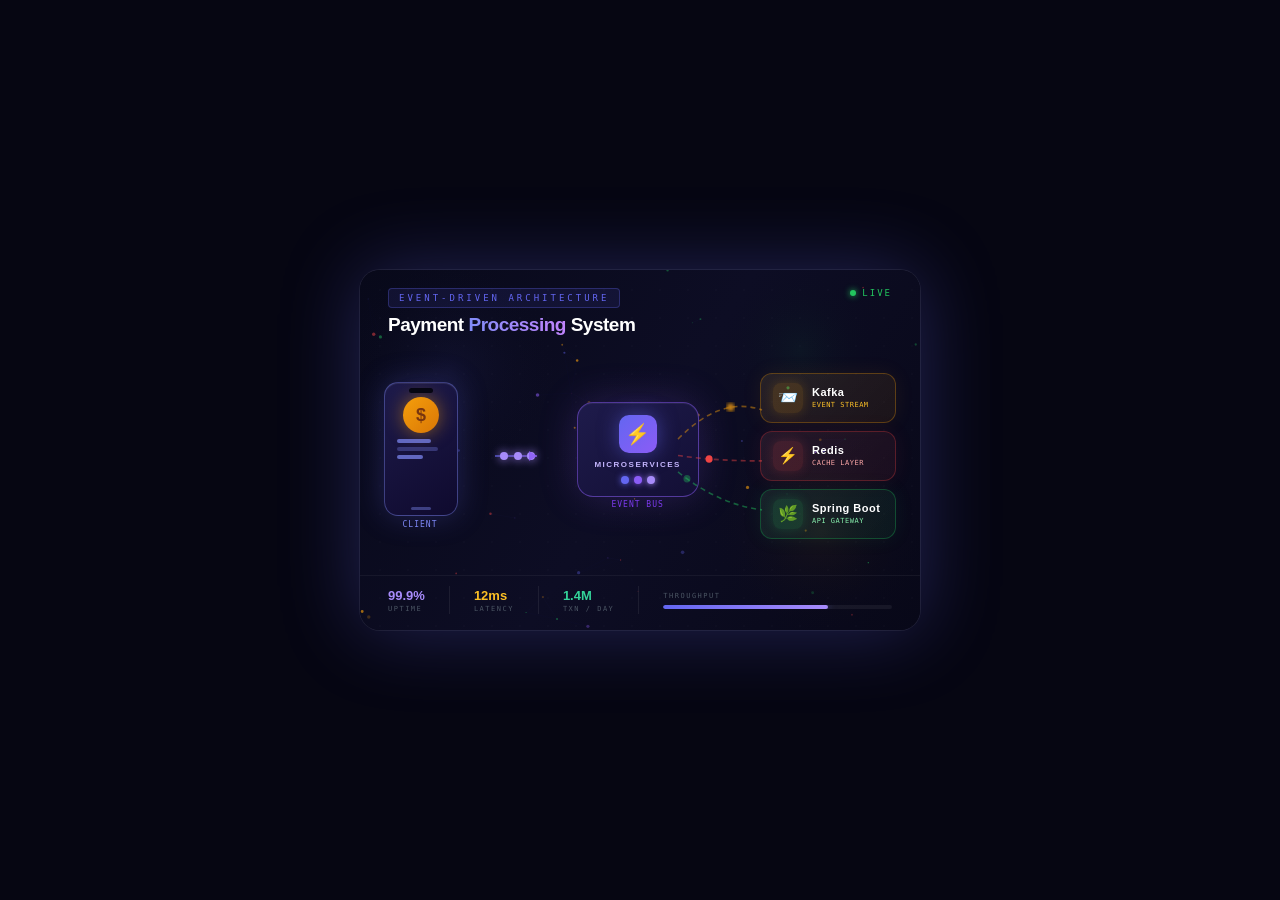
<file: payment-system-modern.html>
<!DOCTYPE html>
<html lang="en">
<head>
<meta charset="UTF-8">
<title>Payment Processing Card</title>
<style>
  body { margin: 0; background: #060612; display: flex; align-items: center; justify-content: center; min-height: 100vh; }

  @keyframes pulse1 { 0%,100%{opacity:0;transform:scale(0)} 40%{opacity:1} 80%{opacity:0;transform:scale(1)} }
  @keyframes pulse2 { 0%,100%{opacity:0;transform:scale(0)} 40%{opacity:1} 80%{opacity:0;transform:scale(1)} }
  @keyframes flow1  { 0%{offset-distance:0%;opacity:0} 10%{opacity:1} 80%{opacity:1} 100%{offset-distance:100%;opacity:0} }
  @keyframes flow2  { 0%{offset-distance:0%;opacity:0} 10%{opacity:1} 80%{opacity:1} 100%{offset-distance:100%;opacity:0} }
  @keyframes flow3  { 0%{offset-distance:0%;opacity:0} 10%{opacity:1} 80%{opacity:1} 100%{offset-distance:100%;opacity:0} }
  @keyframes shimmer{ 0%{opacity:.5} 50%{opacity:1} 100%{opacity:.5} }
  @keyframes float  { 0%,100%{transform:translateY(0)} 50%{transform:translateY(-6px)} }
  @keyframes spin   { from{transform:rotate(0deg)} to{transform:rotate(360deg)} }
  @keyframes blink  { 0%,100%{opacity:1} 50%{opacity:0.3} }

  .card-wrap {
    width: 560px;
    height: 360px;
    border-radius: 20px;
    overflow: hidden;
    position: relative;
    box-shadow: 0 0 80px rgba(99,102,241,0.3), 0 0 0 1px rgba(255,255,255,0.07);
    background: #080818;
  }

  canvas { position: absolute; top: 0; left: 0; }

  .overlay {
    position: absolute;
    inset: 0;
    display: flex;
    flex-direction: column;
  }

  /* Title */
  .title-bar {
    padding: 18px 28px 0;
    display: flex;
    justify-content: space-between;
    align-items: flex-start;
  }
  .title-tag {
    font-family: 'SF Mono', 'Fira Code', monospace;
    font-size: 9px;
    letter-spacing: 3px;
    color: #6366f1;
    text-transform: uppercase;
    background: rgba(99,102,241,0.1);
    border: 1px solid rgba(99,102,241,0.3);
    padding: 4px 10px;
    border-radius: 4px;
  }
  .live-dot {
    display: flex;
    align-items: center;
    gap: 6px;
    font-family: monospace;
    font-size: 9px;
    color: #22c55e;
    letter-spacing: 2px;
  }
  .live-dot span {
    width: 6px; height: 6px;
    background: #22c55e;
    border-radius: 50%;
    animation: blink 1.2s infinite;
    box-shadow: 0 0 6px #22c55e;
  }

  .title-main {
    padding: 6px 28px 0;
    font-family: 'Inter', 'Helvetica Neue', sans-serif;
    font-size: 19px;
    font-weight: 800;
    color: #fff;
    letter-spacing: -0.5px;
  }
  .title-main em {
    font-style: normal;
    background: linear-gradient(90deg, #818cf8, #c084fc);
    -webkit-background-clip: text;
    -webkit-text-fill-color: transparent;
  }

  /* Main scene */
  .scene {
    flex: 1;
    position: relative;
    display: flex;
    align-items: center;
    justify-content: space-between;
    padding: 0 24px;
    gap: 0;
  }

  /* PHONE */
  .phone {
    width: 72px;
    flex-shrink: 0;
    animation: float 3.5s ease-in-out infinite;
  }
  .phone-body {
    width: 72px;
    height: 118px;
    background: linear-gradient(145deg, #1e1b4b, #0f0a2e);
    border-radius: 14px;
    border: 1.5px solid rgba(129,140,248,0.4);
    box-shadow: 0 0 30px rgba(99,102,241,0.25), inset 0 1px 0 rgba(255,255,255,0.08);
    position: relative;
    display: flex;
    flex-direction: column;
    align-items: center;
    padding-top: 14px;
    gap: 6px;
  }
  .phone-notch {
    position: absolute;
    top: 5px;
    width: 24px; height: 5px;
    background: #060612;
    border-radius: 3px;
  }
  .phone-coin {
    width: 36px; height: 36px;
    background: linear-gradient(135deg, #f59e0b, #d97706);
    border-radius: 50%;
    display: flex; align-items: center; justify-content: center;
    font-size: 18px; font-weight: 900; color: #78350f;
    font-family: 'Inter', sans-serif;
    box-shadow: 0 0 18px rgba(245,158,11,0.5);
    animation: shimmer 2s infinite;
  }
  .phone-bars {
    display: flex; flex-direction: column; gap: 4px; width: 48px;
  }
  .phone-bar {
    height: 4px; border-radius: 2px;
    background: rgba(129,140,248,0.3);
  }
  .phone-bar.active { background: rgba(129,140,248,0.7); width: 70%; }
  .phone-bar:nth-child(2) { width: 85%; }
  .phone-home {
    position: absolute;
    bottom: 5px;
    width: 20px; height: 3px;
    background: rgba(129,140,248,0.4);
    border-radius: 2px;
  }
  .phone-label {
    font-family: monospace;
    font-size: 8px;
    color: #818cf8;
    text-align: center;
    margin-top: 4px;
    letter-spacing: 1px;
    text-transform: uppercase;
  }

  /* ARROW TRACK */
  .track {
    flex: 1;
    height: 2px;
    background: linear-gradient(90deg, rgba(99,102,241,0.6), rgba(139,92,246,0.6));
    position: relative;
    margin: 0 6px;
  }
  .track::after {
    content: '';
    position: absolute;
    right: -5px; top: -4px;
    border: 5px solid transparent;
    border-left: 8px solid rgba(139,92,246,0.8);
  }
  .track-dot {
    position: absolute;
    top: 50%; transform: translateY(-50%);
    width: 8px; height: 8px;
    background: #a78bfa;
    border-radius: 50%;
    box-shadow: 0 0 10px #a78bfa;
    animation: pulse1 2s infinite;
  }
  .track-dot:nth-child(2) { animation-delay: 0.7s; }
  .track-dot:nth-child(3) { animation-delay: 1.4s; }

  /* CENTER HUB */
  .hub {
    flex-shrink: 0;
    display: flex;
    flex-direction: column;
    align-items: center;
    animation: float 4s ease-in-out infinite 0.5s;
  }
  .hub-box {
    width: 100px;
    background: linear-gradient(145deg, #1e1b4b, #130f35);
    border: 1.5px solid rgba(139,92,246,0.5);
    border-radius: 16px;
    padding: 12px 10px;
    box-shadow: 0 0 40px rgba(139,92,246,0.2), inset 0 1px 0 rgba(255,255,255,0.06);
    display: flex;
    flex-direction: column;
    align-items: center;
    gap: 7px;
  }
  .hub-icon {
    width: 38px; height: 38px;
    background: linear-gradient(135deg, #6366f1, #8b5cf6);
    border-radius: 10px;
    display: flex; align-items: center; justify-content: center;
    font-size: 20px;
    box-shadow: 0 0 20px rgba(99,102,241,0.5);
  }
  .hub-title {
    font-family: 'Inter', sans-serif;
    font-size: 8px;
    font-weight: 700;
    color: #c4b5fd;
    letter-spacing: 1.5px;
    text-transform: uppercase;
    text-align: center;
  }
  .hub-nodes {
    display: flex; gap: 5px;
  }
  .hub-node {
    width: 8px; height: 8px;
    border-radius: 50%;
    animation: shimmer 1.5s infinite;
  }
  .hub-node:nth-child(1) { background: #6366f1; animation-delay: 0s; box-shadow: 0 0 6px #6366f1; }
  .hub-node:nth-child(2) { background: #8b5cf6; animation-delay: 0.3s; box-shadow: 0 0 6px #8b5cf6; }
  .hub-node:nth-child(3) { background: #a78bfa; animation-delay: 0.6s; box-shadow: 0 0 6px #a78bfa; }

  .hub-label {
    font-family: monospace;
    font-size: 8px;
    color: #7c3aed;
    letter-spacing: 1px;
    text-transform: uppercase;
    margin-top: 3px;
  }

  /* RIGHT STACK */
  .right-stack {
    flex-shrink: 0;
    display: flex;
    flex-direction: column;
    gap: 8px;
    align-items: center;
  }

  .tech-card {
    width: 110px;
    border-radius: 12px;
    padding: 9px 12px;
    display: flex;
    align-items: center;
    gap: 9px;
    border: 1px solid;
    position: relative;
    overflow: hidden;
    transition: all 0.2s;
  }
  .tech-card::before {
    content: '';
    position: absolute;
    inset: 0;
    background: linear-gradient(135deg, rgba(255,255,255,0.04), transparent);
  }

  .tech-card.kafka {
    background: rgba(245,158,11,0.07);
    border-color: rgba(245,158,11,0.3);
    box-shadow: 0 0 20px rgba(245,158,11,0.08);
    animation: float 3.8s ease-in-out infinite 0.2s;
  }
  .tech-card.redis {
    background: rgba(239,68,68,0.07);
    border-color: rgba(239,68,68,0.3);
    box-shadow: 0 0 20px rgba(239,68,68,0.08);
    animation: float 3.2s ease-in-out infinite 0.8s;
  }
  .tech-card.java {
    background: rgba(34,197,94,0.07);
    border-color: rgba(34,197,94,0.3);
    box-shadow: 0 0 20px rgba(34,197,94,0.08);
    animation: float 4.2s ease-in-out infinite 1.2s;
  }

  .tech-icon {
    width: 30px; height: 30px;
    border-radius: 8px;
    display: flex; align-items: center; justify-content: center;
    font-size: 16px;
    flex-shrink: 0;
  }
  .kafka .tech-icon { background: rgba(245,158,11,0.15); box-shadow: 0 0 12px rgba(245,158,11,0.2); }
  .redis .tech-icon { background: rgba(239,68,68,0.15); box-shadow: 0 0 12px rgba(239,68,68,0.2); }
  .java .tech-icon  { background: rgba(34,197,94,0.15); box-shadow: 0 0 12px rgba(34,197,94,0.2); }

  .tech-info { display: flex; flex-direction: column; gap: 3px; }
  .tech-name {
    font-family: 'Inter', sans-serif;
    font-size: 11px;
    font-weight: 700;
    color: #fff;
    letter-spacing: 0.5px;
  }
  .tech-desc {
    font-family: monospace;
    font-size: 7px;
    letter-spacing: 0.5px;
    text-transform: uppercase;
  }
  .kafka .tech-desc { color: #fbbf24; }
  .redis .tech-desc { color: #fca5a5; }
  .java  .tech-desc { color: #86efac; }

  /* RIGHT tracks */
  .right-tracks {
    position: absolute;
    left: 0; top: 0; right: 0; bottom: 0;
    pointer-events: none;
  }

  /* Bottom stats bar */
  .stats-bar {
    padding: 10px 28px 16px;
    display: flex;
    gap: 24px;
    align-items: center;
    border-top: 1px solid rgba(255,255,255,0.05);
  }
  .stat {
    display: flex;
    flex-direction: column;
    gap: 2px;
  }
  .stat-val {
    font-family: 'Inter', sans-serif;
    font-size: 13px;
    font-weight: 800;
    color: #fff;
  }
  .stat-key {
    font-family: monospace;
    font-size: 7px;
    letter-spacing: 1.5px;
    color: #4b5563;
    text-transform: uppercase;
  }
  .stat-sep {
    width: 1px; height: 28px;
    background: rgba(255,255,255,0.07);
  }
  .throughput-bar {
    flex: 1;
    height: 4px;
    background: rgba(255,255,255,0.06);
    border-radius: 2px;
    overflow: hidden;
  }
  .throughput-fill {
    height: 100%;
    width: 72%;
    background: linear-gradient(90deg, #6366f1, #a78bfa);
    border-radius: 2px;
    box-shadow: 0 0 8px rgba(99,102,241,0.6);
    animation: shimmer 2s infinite;
  }
</style>
</head>
<body>
<div class="card-wrap">
  <!-- Animated BG canvas -->
  <canvas id="bgCanvas" width="560" height="360"></canvas>

  <div class="overlay">
    <!-- Title -->
    <div class="title-bar">
      <div class="title-tag">Event-Driven Architecture</div>
      <div class="live-dot"><span></span>LIVE</div>
    </div>
    <div class="title-main">Payment <em>Processing</em> System</div>

    <!-- Main scene -->
    <div class="scene">

      <!-- PHONE -->
      <div class="phone">
        <div class="phone-body">
          <div class="phone-notch"></div>
          <div class="phone-coin">$</div>
          <div class="phone-bars">
            <div class="phone-bar active"></div>
            <div class="phone-bar"></div>
            <div class="phone-bar active" style="width:55%"></div>
          </div>
          <div class="phone-home"></div>
        </div>
        <div class="phone-label">Client</div>
      </div>

      <!-- TRACK left -->
      <div class="track" style="max-width:42px">
        <div class="track-dot" style="left:10%"></div>
        <div class="track-dot" style="left:45%"></div>
        <div class="track-dot" style="left:75%"></div>
      </div>

      <!-- HUB -->
      <div class="hub">
        <div class="hub-box">
          <div class="hub-icon">⚡</div>
          <div class="hub-title">Microservices</div>
          <div class="hub-nodes">
            <div class="hub-node"></div>
            <div class="hub-node"></div>
            <div class="hub-node"></div>
          </div>
        </div>
        <div class="hub-label">Event Bus</div>
      </div>

      <!-- SVG connector lines hub → right cards -->
      <svg style="position:absolute;left:0;top:0;width:100%;height:100%;pointer-events:none" viewBox="0 0 560 220" preserveAspectRatio="none">
        <!-- to Kafka -->
        <path d="M 318 95 Q 360 55 402 68" stroke="rgba(245,158,11,0.45)" stroke-width="1.5" fill="none" stroke-dasharray="5,4"/>
        <circle r="3.5" fill="#f59e0b" opacity="0.9" filter="url(#glw)">
          <animateMotion dur="1.8s" repeatCount="indefinite" path="M 318 95 Q 360 55 402 68"/>
          <animate attributeName="opacity" values="0;1;1;0" dur="1.8s" repeatCount="indefinite"/>
        </circle>
        <!-- to Redis -->
        <path d="M 318 110 Q 355 115 402 115" stroke="rgba(239,68,68,0.45)" stroke-width="1.5" fill="none" stroke-dasharray="5,4"/>
        <circle r="3.5" fill="#ef4444" opacity="0.9">
          <animateMotion dur="2.1s" repeatCount="indefinite" begin="0.4s" path="M 318 110 Q 355 115 402 115"/>
          <animate attributeName="opacity" values="0;1;1;0" dur="2.1s" repeatCount="indefinite" begin="0.4s"/>
        </circle>
        <!-- to Java -->
        <path d="M 318 125 Q 358 155 402 160" stroke="rgba(34,197,94,0.45)" stroke-width="1.5" fill="none" stroke-dasharray="5,4"/>
        <circle r="3.5" fill="#22c55e" opacity="0.9">
          <animateMotion dur="2.4s" repeatCount="indefinite" begin="0.9s" path="M 318 125 Q 358 155 402 160"/>
          <animate attributeName="opacity" values="0;1;1;0" dur="2.4s" repeatCount="indefinite" begin="0.9s"/>
        </circle>
        <defs>
          <filter id="glw"><feGaussianBlur stdDeviation="2"/></filter>
        </defs>
      </svg>

      <!-- RIGHT STACK -->
      <div class="right-stack" style="margin-left: 28px;">
        <div class="tech-card kafka">
          <div class="tech-icon">📨</div>
          <div class="tech-info">
            <div class="tech-name">Kafka</div>
            <div class="tech-desc">Event Stream</div>
          </div>
        </div>
        <div class="tech-card redis">
          <div class="tech-icon">⚡</div>
          <div class="tech-info">
            <div class="tech-name">Redis</div>
            <div class="tech-desc">Cache Layer</div>
          </div>
        </div>
        <div class="tech-card java">
          <div class="tech-icon">🌿</div>
          <div class="tech-info">
            <div class="tech-name">Spring Boot</div>
            <div class="tech-desc">API Gateway</div>
          </div>
        </div>
      </div>

    </div>

    <!-- Stats bar -->
    <div class="stats-bar">
      <div class="stat">
        <div class="stat-val" style="color:#a78bfa">99.9%</div>
        <div class="stat-key">Uptime</div>
      </div>
      <div class="stat-sep"></div>
      <div class="stat">
        <div class="stat-val" style="color:#fbbf24">12ms</div>
        <div class="stat-key">Latency</div>
      </div>
      <div class="stat-sep"></div>
      <div class="stat">
        <div class="stat-val" style="color:#34d399">1.4M</div>
        <div class="stat-key">TXN / Day</div>
      </div>
      <div class="stat-sep"></div>
      <div style="flex:1">
        <div class="stat-key" style="margin-bottom:5px">Throughput</div>
        <div class="throughput-bar"><div class="throughput-fill"></div></div>
      </div>
    </div>
  </div>
</div>

<script>
const canvas = document.getElementById('bgCanvas');
const ctx = canvas.getContext('2d');
const W = 560, H = 360;

// Particle field
const particles = Array.from({length: 55}, () => ({
  x: Math.random() * W,
  y: Math.random() * H,
  r: Math.random() * 1.5 + 0.3,
  vx: (Math.random() - 0.5) * 0.3,
  vy: (Math.random() - 0.5) * 0.3,
  color: ['#6366f1','#8b5cf6','#f59e0b','#ef4444','#22c55e'][Math.floor(Math.random()*5)],
  opacity: Math.random() * 0.5 + 0.15
}));

function drawBg() {
  ctx.clearRect(0, 0, W, H);

  // Deep gradient background
  const grad = ctx.createLinearGradient(0, 0, W, H);
  grad.addColorStop(0, '#08091a');
  grad.addColorStop(0.5, '#0d0d24');
  grad.addColorStop(1, '#080818');
  ctx.fillStyle = grad;
  ctx.fillRect(0, 0, W, H);

  // Glow blobs
  const blobs = [
    { x: 90, y: 100, r: 120, color: 'rgba(99,102,241,0.07)' },
    { x: 460, y: 260, r: 110, color: 'rgba(245,158,11,0.06)' },
    { x: 280, y: 180, r: 100, color: 'rgba(139,92,246,0.06)' },
    { x: 440, y: 80, r: 80, color: 'rgba(34,197,94,0.05)' },
  ];
  blobs.forEach(b => {
    const g = ctx.createRadialGradient(b.x, b.y, 0, b.x, b.y, b.r);
    g.addColorStop(0, b.color);
    g.addColorStop(1, 'transparent');
    ctx.fillStyle = g;
    ctx.beginPath();
    ctx.arc(b.x, b.y, b.r, 0, Math.PI * 2);
    ctx.fill();
  });

  // Grid dots
  ctx.fillStyle = 'rgba(255,255,255,0.025)';
  for (let x = 20; x < W; x += 28) {
    for (let y = 20; y < H; y += 28) {
      ctx.beginPath();
      ctx.arc(x, y, 1, 0, Math.PI * 2);
      ctx.fill();
    }
  }

  // Particles + connections
  particles.forEach(p => {
    p.x += p.vx; p.y += p.vy;
    if (p.x < 0) p.x = W; if (p.x > W) p.x = 0;
    if (p.y < 0) p.y = H; if (p.y > H) p.y = 0;

    ctx.beginPath();
    ctx.arc(p.x, p.y, p.r, 0, Math.PI * 2);
    ctx.fillStyle = p.color;
    ctx.globalAlpha = p.opacity;
    ctx.fill();
    ctx.globalAlpha = 1;
  });

  // Connections between nearby particles
  for (let i = 0; i < particles.length; i++) {
    for (let j = i + 1; j < particles.length; j++) {
      const dx = particles[i].x - particles[j].x;
      const dy = particles[i].y - particles[j].y;
      const dist = Math.sqrt(dx*dx + dy*dy);
      if (dist < 70) {
        ctx.beginPath();
        ctx.moveTo(particles[i].x, particles[i].y);
        ctx.lineTo(particles[j].x, particles[j].y);
        ctx.strokeStyle = `rgba(99,102,241,${0.06 * (1 - dist/70)})`;
        ctx.lineWidth = 0.5;
        ctx.stroke();
      }
    }
  }
}

function animate() {
  drawBg();
  requestAnimationFrame(animate);
}
animate();
</script>
</body>
</html>
</file>
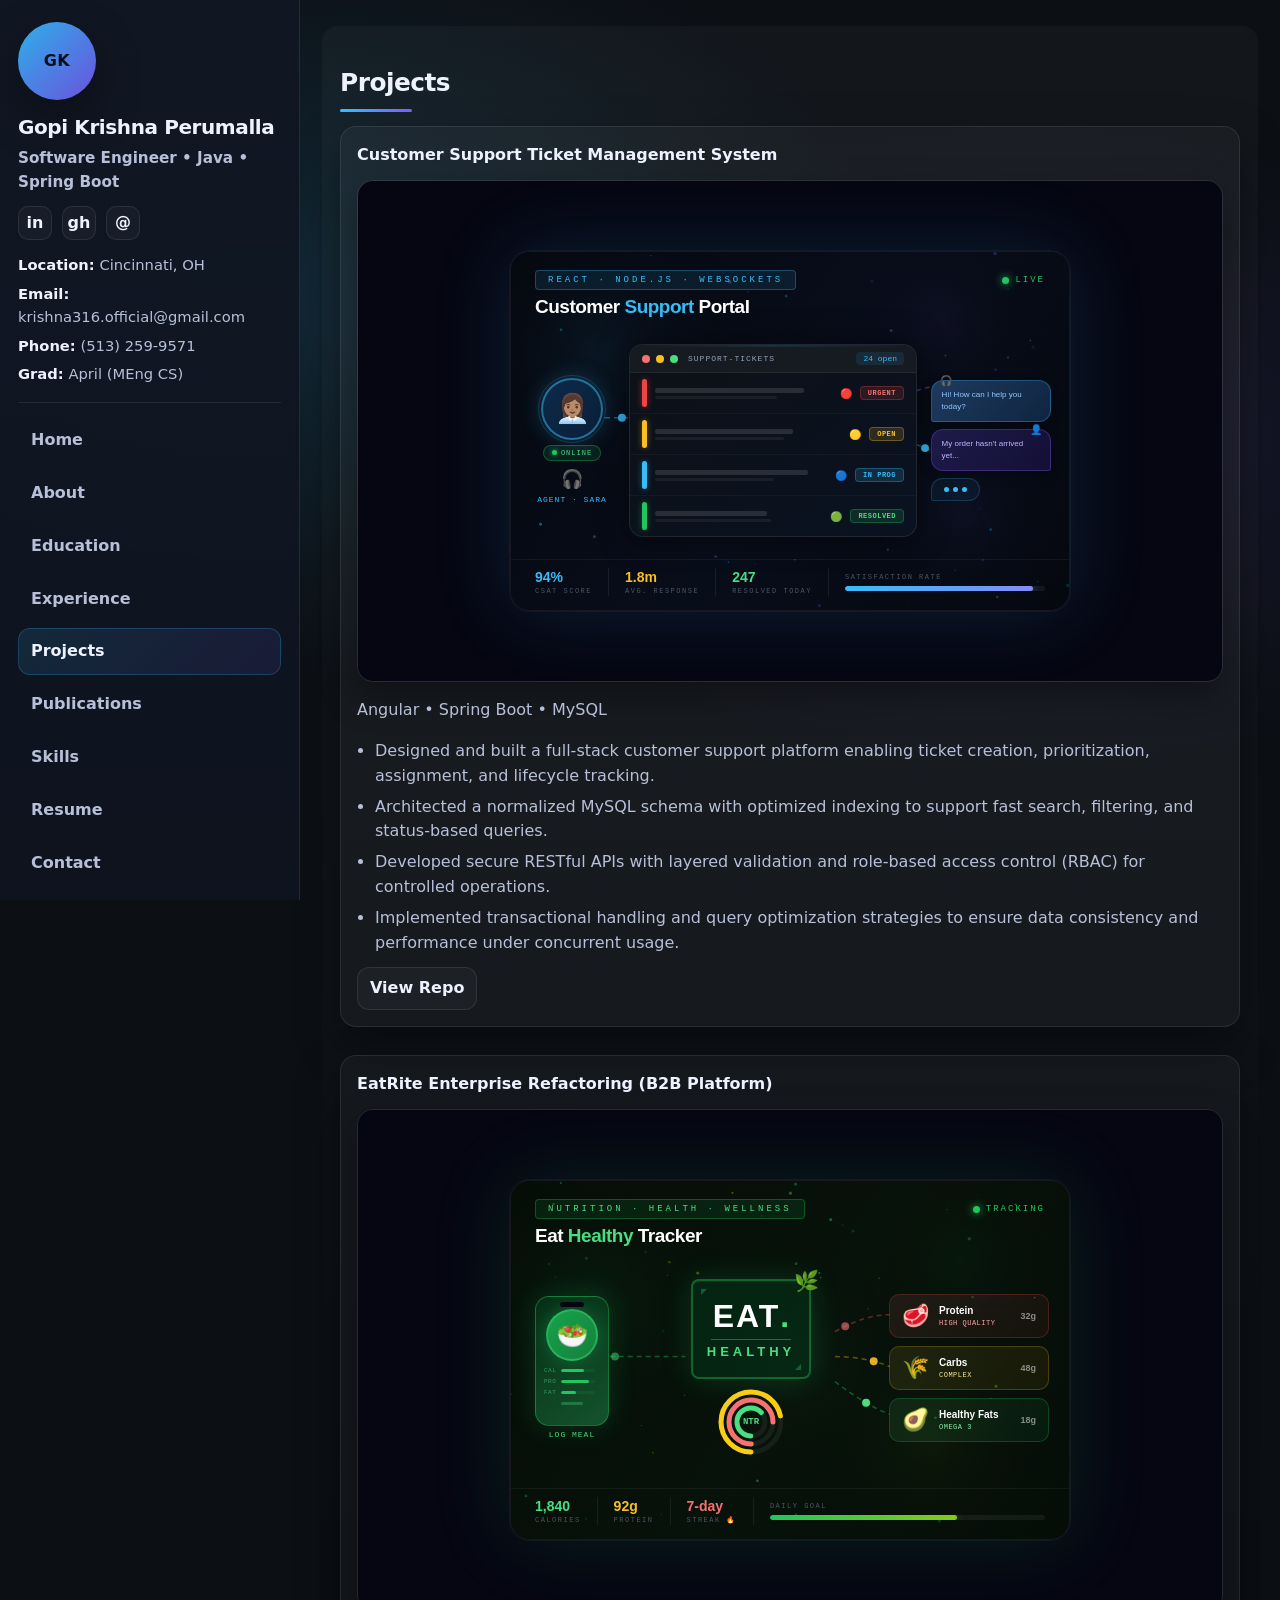
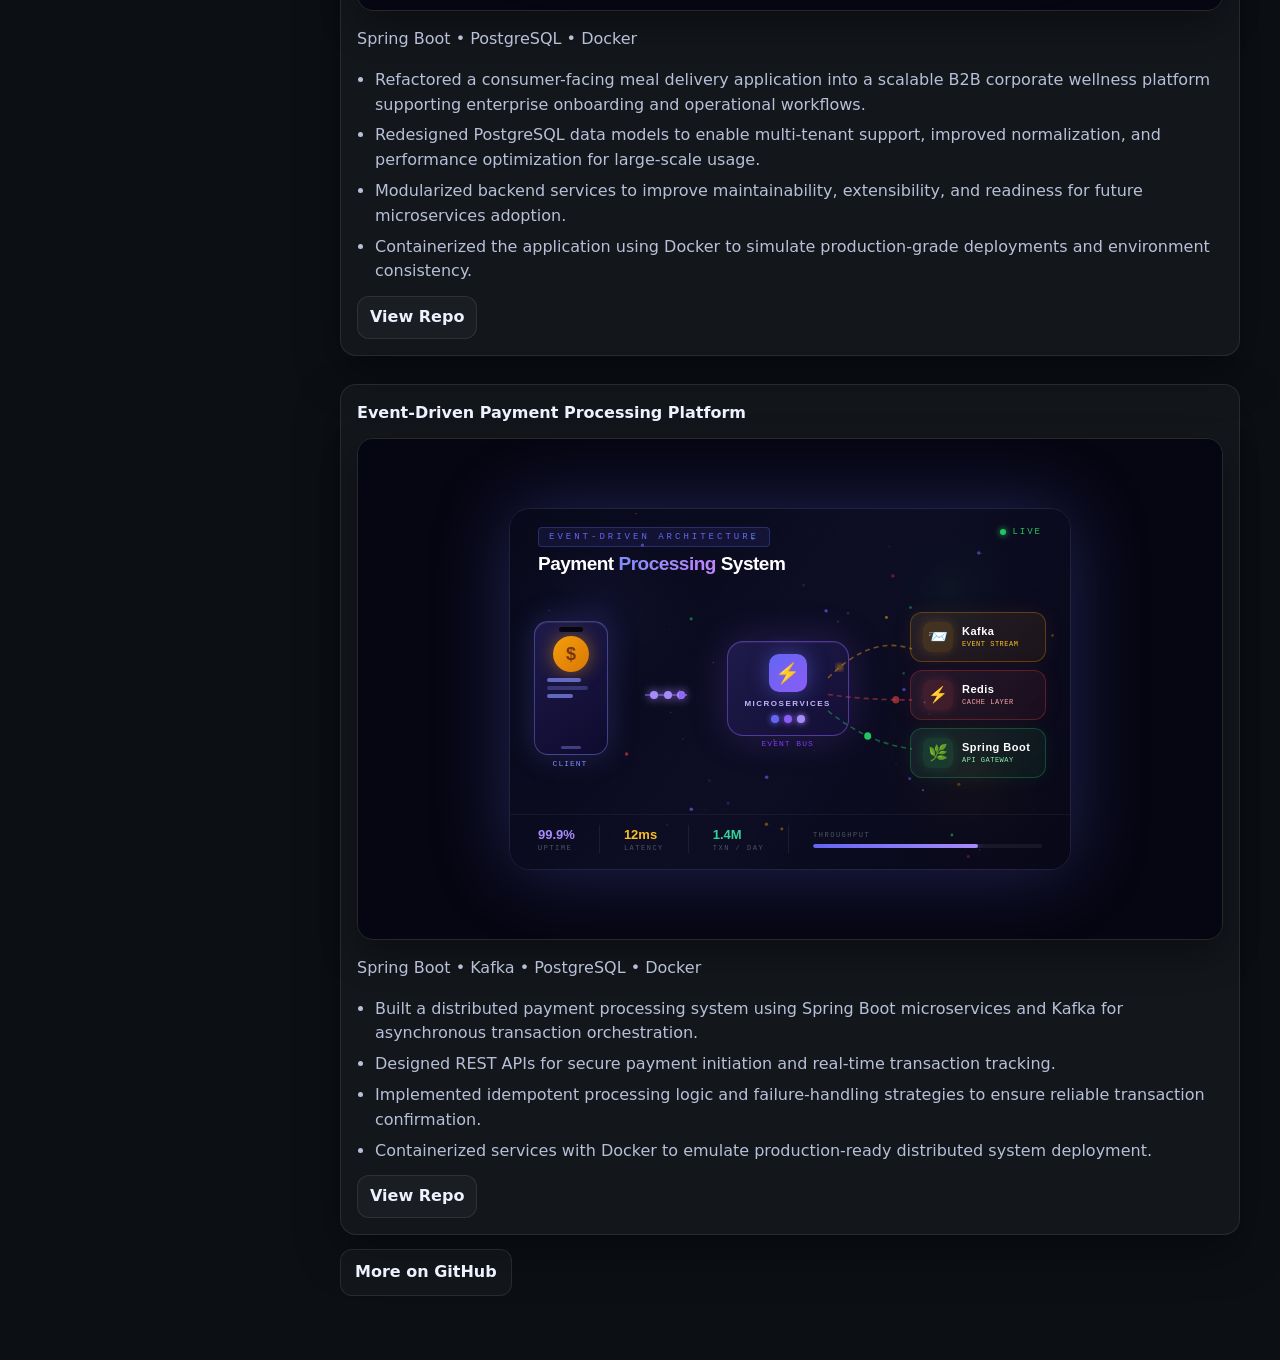
<file: Projects.html>
<!DOCTYPE html>
<html lang="en">
<head>
    <meta charset="utf-8" />
    <meta name="viewport" content="width=device-width, initial-scale=1" />
    <title>Projects | Gopi Krishna Perumalla</title>
    <link rel="stylesheet" href="styles.css" />
</head>
<body>
<div class="topbar">
    <button class="menu-btn" aria-label="Open menu" aria-expanded="false">☰</button>
    <div class="topbar-title">Gopi Krishna Perumalla</div>
</div>

<aside class="sidebar" id="sidebar">
    <div class="profile">
        <div class="avatar">GK</div>
        <h1 class="name">Gopi Krishna Perumalla</h1>
        <p class="role">Software Engineer • Java • Spring Boot</p>
        <div class="social">
            <a href="https://www.linkedin.com/in/gopiperumalla/" target="_blank" rel="noopener">in</a>
            <a href="https://github.com/PerumallaSG2" target="_blank" rel="noopener">gh</a>
            <a href="mailto:krishna316.official@gmail.com">@</a>
        </div>
        <div class="quick">
            <div><span>Location:</span> Cincinnati, OH</div>
            <div><span>Email:</span> krishna316.official@gmail.com</div>
            <div><span>Phone:</span> (513) 259-9571</div>
            <div><span>Grad:</span> April (MEng CS)</div>
        </div>
    </div>

    <nav class="nav">
        <a href="index.html">Home</a>
        <a href="about.html">About</a>
        <a href="education.html">Education</a>
        <a href="experience.html">Experience</a>
        <a href="projects.html" class="active">Projects</a>
        <a href="publications.html">Publications</a>
        <a href="skills.html">Skills</a>
        <a href="assets/Resume.pdf" target="_blank" rel="noopener">Resume</a>
        <a href="contact.html">Contact</a>
    </nav>

    <div class="sidebar-footer">
        <small>© <span id="year"></span> Gopi Krishna</small>
    </div>
</aside>

<main class="main">
    <section id="projects" class="section alt">
        <div class="section-inner">
            <h3 class="section-title">Projects</h3>

            <div class="grid">
                <article class="card project">
                    <h4>Customer Support Ticket Management System</h4>
                    <div class="diagram-wrapper">
                        <iframe src="support-portal-modern.html" loading="lazy"></iframe>
                    </div>
                    <p class="muted">Angular • Spring Boot • MySQL</p>
                    <ul class="list compact">
                        <li>Designed and built a full-stack customer support platform enabling ticket creation, prioritization, assignment, and lifecycle tracking.</li>
                        <li>Architected a normalized MySQL schema with optimized indexing to support fast search, filtering, and status-based queries.</li>
                        <li>Developed secure RESTful APIs with layered validation and role-based access control (RBAC) for controlled operations.</li>
                        <li>Implemented transactional handling and query optimization strategies to ensure data consistency and performance under concurrent usage.</li>
                    </ul>
                    <div class="proj-links">
                        <a class="link-btn" href="https://github.com/PerumallaSG2/customer-support-ticket-system" target="_blank" rel="noopener">View Repo</a>
                    </div>
                </article>

                <article class="card project">
                    <h4>EatRite Enterprise Refactoring (B2B Platform)</h4>
                    <div class="diagram-wrapper">
                        <iframe src="eat-healthy-modern.html" loading="lazy"></iframe>
                    </div>
                    <p class="muted">Spring Boot • PostgreSQL • Docker</p>
                        <ul class="list compact">
                            <li>Refactored a consumer-facing meal delivery application into a scalable B2B corporate wellness platform supporting enterprise onboarding and operational workflows.</li>
                            <li>Redesigned PostgreSQL data models to enable multi-tenant support, improved normalization, and performance optimization for large-scale usage.</li>
                            <li>Modularized backend services to improve maintainability, extensibility, and readiness for future microservices adoption.</li>
                            <li>Containerized the application using Docker to simulate production-grade deployments and environment consistency.</li>
                        </ul>
                    <div class="proj-links">
                        <a class="link-btn" href="https://github.com/PerumallaSG2/eatritecom.com" target="_blank" rel="noopener">View Repo</a>
                    </div>
                </article>

                <article class="card project">
                    <h4>Event-Driven Payment Processing Platform</h4>
                    <div class="diagram-wrapper">
                        <iframe src="payment-system-modern.html" loading="lazy"></iframe>
                    </div>
                    <p class="muted">Spring Boot • Kafka • PostgreSQL • Docker</p>
                    <ul class="list compact">
                        <li>Built a distributed payment processing system using Spring Boot microservices and Kafka for asynchronous transaction orchestration.</li>
                        <li>Designed REST APIs for secure payment initiation and real-time transaction tracking.</li>
                        <li>Implemented idempotent processing logic and failure-handling strategies to ensure reliable transaction confirmation.</li>
                        <li>Containerized services with Docker to emulate production-ready distributed system deployment.</li>
                    </ul>
                    <div class="proj-links">
                        <a class="link-btn" href="https://github.com/PerumallaSG2/event-driven-payment-platform" target="_blank" rel="noopener">View Repo</a>
                    </div>
                </article>
            </div>

            <div class="more-projects">
                <a class="btn ghost" href="https://github.com/PerumallaSG2" target="_blank" rel="noopener">More on GitHub</a>
            </div>

        </div>
    </section>
</main>

<script>
    document.getElementById("year").textContent = new Date().getFullYear();
    const btn = document.querySelector(".menu-btn");
    const sidebar = document.getElementById("sidebar");
    btn.addEventListener("click", () => {
        const open = sidebar.classList.toggle("open");
        btn.setAttribute("aria-expanded", String(open));
        btn.textContent = open ? "✕" : "☰";
    });
</script>
</body>
</html>
</file>
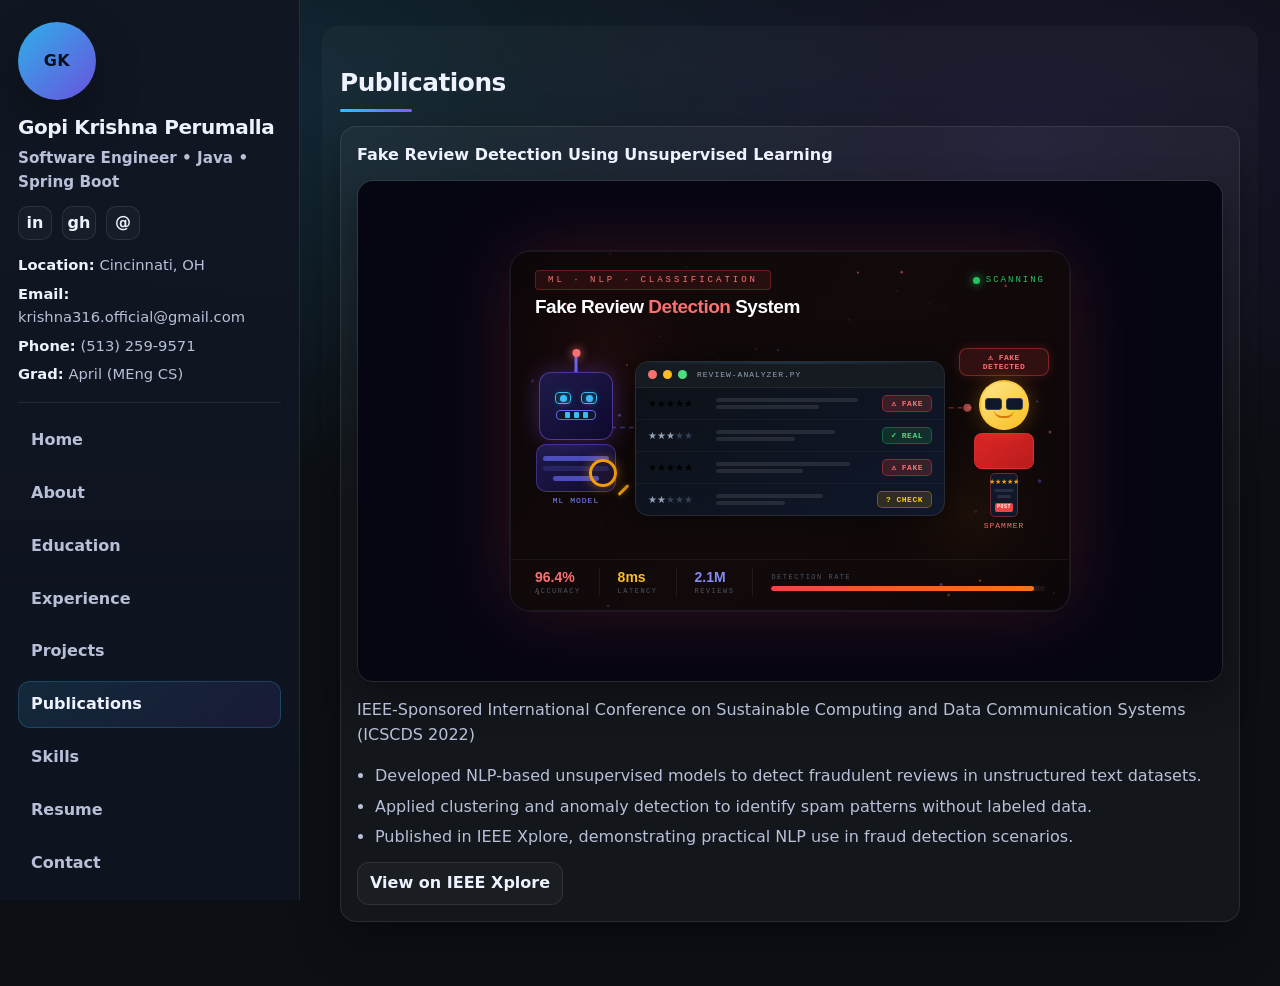
<file: publications.html>
<!DOCTYPE html>
<html lang="en">
<head>
    <meta charset="utf-8" />
    <meta name="viewport" content="width=device-width, initial-scale=1" />
    <title>Publications | Gopi Krishna Perumalla</title>
    <link rel="stylesheet" href="styles.css" />
</head>
<body>
<div class="topbar">
    <button class="menu-btn" aria-label="Open menu" aria-expanded="false">☰</button>
    <div class="topbar-title">Gopi Krishna Perumalla</div>
</div>

<aside class="sidebar" id="sidebar">
    <div class="profile">
        <div class="avatar">GK</div>
        <h1 class="name">Gopi Krishna Perumalla</h1>
        <p class="role">Software Engineer • Java • Spring Boot</p>
        <div class="social">
            <a href="https://www.linkedin.com/in/gopiperumalla/" target="_blank" rel="noopener">in</a>
            <a href="https://github.com/PerumallaSG2" target="_blank" rel="noopener">gh</a>
            <a href="mailto:krishna316.official@gmail.com">@</a>
        </div>
        <div class="quick">
            <div><span>Location:</span> Cincinnati, OH</div>
            <div><span>Email:</span> krishna316.official@gmail.com</div>
            <div><span>Phone:</span> (513) 259-9571</div>
            <div><span>Grad:</span> April (MEng CS)</div>
        </div>
    </div>

    <nav class="nav">
        <a href="index.html">Home</a>
        <a href="about.html">About</a>
        <a href="education.html">Education</a>
        <a href="experience.html">Experience</a>
        <a href="projects.html">Projects</a>
        <a href="publications.html" class="active">Publications</a>
        <a href="skills.html">Skills</a>
        <a href="assets/Resume.pdf" target="_blank" rel="noopener">Resume</a>
        <a href="contact.html">Contact</a>
    </nav>

    <div class="sidebar-footer">
        <small>© <span id="year"></span> Gopi Krishna</small>
    </div>
</aside>

<main class="main">
    <section id="publications" class="section alt">
        <div class="section-inner">
            <h3 class="section-title">Publications</h3>

            <div class="grid pubs-grid">
                <article class="card project pub-card">
                    <h4>Fake Review Detection Using Unsupervised Learning</h4>

                    <div class="diagram-wrapper">
                        <iframe src="fake-review-modern.html" loading="lazy"></iframe>
                    </div>

                    <p class="muted">
                        IEEE-Sponsored International Conference on Sustainable Computing and Data Communication Systems (ICSCDS 2022)
                    </p>

                    <ul class="list compact">
                        <li>Developed NLP-based unsupervised models to detect fraudulent reviews in unstructured text datasets.</li>
                        <li>Applied clustering and anomaly detection to identify spam patterns without labeled data.</li>
                        <li>Published in IEEE Xplore, demonstrating practical NLP use in fraud detection scenarios.</li>
                    </ul>

                    <div class="proj-links">
                        <a class="link-btn" href="https://ieeexplore.ieee.org/document/9760908" target="_blank" rel="noopener">
                            View on IEEE Xplore
                        </a>
                    </div>
                </article>
            </div>

        </div>
    </section>
</main>

<script>
    document.getElementById("year").textContent = new Date().getFullYear();
    const btn = document.querySelector(".menu-btn");
    const sidebar = document.getElementById("sidebar");
    btn.addEventListener("click", () => {
        const open = sidebar.classList.toggle("open");
        btn.setAttribute("aria-expanded", String(open));
        btn.textContent = open ? "✕" : "☰";
    });
</script>
</body>
</html>
</file>
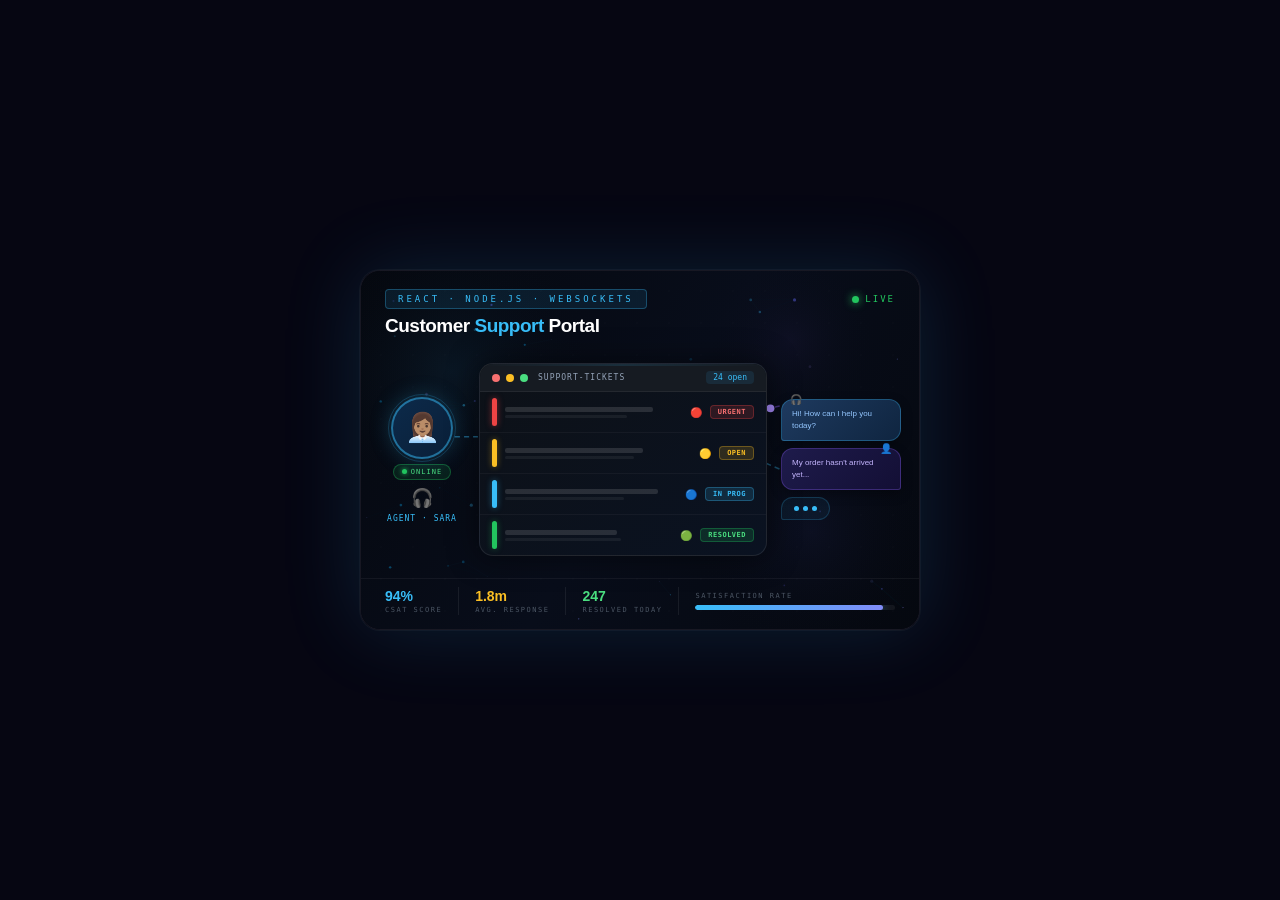
<file: support-portal-modern.html>
<!DOCTYPE html>
<html lang="en">
<head>
<meta charset="UTF-8">
<title>Customer Support Portal</title>
<style>
  * { margin:0; padding:0; box-sizing:border-box; }
  body { background:#060612; display:flex; align-items:center; justify-content:center; min-height:100vh; font-family:'Inter','Helvetica Neue',sans-serif; }

  @keyframes float1  { 0%,100%{transform:translateY(0)}   50%{transform:translateY(-8px)} }
  @keyframes float2  { 0%,100%{transform:translateY(0)}   50%{transform:translateY(-6px)} }
  @keyframes float3  { 0%,100%{transform:translateY(0)}   50%{transform:translateY(-5px)} }
  @keyframes shimmer { 0%,100%{opacity:.5} 50%{opacity:1} }
  @keyframes blink   { 0%,100%{opacity:1} 50%{opacity:.15} }
  @keyframes scanline{ 0%{top:-4px} 100%{top:110%} }
  @keyframes fadeRow { from{opacity:0;transform:translateX(-8px)} to{opacity:1;transform:translateX(0)} }
  @keyframes pulse-blue { 0%{box-shadow:0 0 0 0 rgba(56,189,248,.7)} 70%{box-shadow:0 0 0 10px rgba(56,189,248,0)} 100%{box-shadow:0 0 0 0 rgba(56,189,248,0)} }
  @keyframes typing { 0%,100%{opacity:0} 50%{opacity:1} }
  @keyframes ping    { 0%{transform:scale(1);opacity:.8} 100%{transform:scale(2.2);opacity:0} }
  @keyframes slideUp { from{opacity:0;transform:translateY(12px)} to{opacity:1;transform:translateY(0)} }

  .card {
    width:560px; height:360px; border-radius:20px; overflow:hidden;
    position:relative; border:1px solid rgba(255,255,255,.07);
    box-shadow:0 0 80px rgba(56,189,248,.15), 0 0 0 1px rgba(255,255,255,.04);
  }
  canvas { position:absolute; inset:0; }
  .ui { position:absolute; inset:0; display:flex; flex-direction:column; }

  /* TOP BAR */
  .top { padding:18px 24px 0; display:flex; justify-content:space-between; align-items:center; }
  .tag { font-size:9px; letter-spacing:3px; text-transform:uppercase; color:#38bdf8; background:rgba(56,189,248,.1); border:1px solid rgba(56,189,248,.3); padding:4px 12px; border-radius:4px; font-family:'SF Mono',monospace; }
  .live { display:flex; align-items:center; gap:6px; font-size:9px; color:#22c55e; letter-spacing:2px; font-family:monospace; }
  .live-dot { width:7px;height:7px;background:#22c55e;border-radius:50%;animation:blink 1.2s infinite;box-shadow:0 0 8px #22c55e; }

  .title { padding:6px 24px 0; }
  .title h1 { font-size:19px; font-weight:800; color:#fff; letter-spacing:-.5px; }
  .title h1 em { font-style:normal; color:#38bdf8; }

  /* SCENE */
  .scene { flex:1; display:flex; align-items:center; padding:4px 18px 0; gap:14px; position:relative; }

  /* ── AGENT AVATAR ── */
  .agent-wrap { flex-shrink:0; width:86px; display:flex; flex-direction:column; align-items:center; gap:5px; animation:float1 3.6s ease-in-out infinite; }
  .avatar-ring {
    width:62px; height:62px; border-radius:50%;
    border:2px solid rgba(56,189,248,.5);
    box-shadow:0 0 22px rgba(56,189,248,.25);
    display:flex; align-items:center; justify-content:center;
    background:linear-gradient(135deg,#0c2a4a,#0a1f38);
    position:relative;
  }
  .avatar-ring::after {
    content:''; position:absolute; inset:-5px; border-radius:50%;
    border:1.5px solid rgba(56,189,248,.2);
    animation:ping 2s ease-out infinite;
  }
  .avatar-face { font-size:28px; }
  .status-badge {
    display:flex; align-items:center; gap:4px;
    background:rgba(34,197,94,.12); border:1px solid rgba(34,197,94,.35);
    border-radius:20px; padding:3px 8px;
    font-size:7px; color:#4ade80; font-family:monospace; letter-spacing:1px;
  }
  .status-dot { width:5px;height:5px;background:#22c55e;border-radius:50%;animation:blink 1s infinite;box-shadow:0 0 5px #22c55e; }
  .headset-icon { font-size:18px; margin-top:2px; animation:shimmer 2s infinite; }
  .agent-name { font-size:8px; color:#38bdf8; font-family:monospace; letter-spacing:1px; text-transform:uppercase; }

  /* ── CENTER DASHBOARD ── */
  .dashboard { flex:1; animation:float2 4s ease-in-out infinite .4s; }
  .dash-box {
    background:linear-gradient(145deg,#0d1117,#0a1221);
    border:1.5px solid rgba(255,255,255,.09); border-radius:14px;
    overflow:hidden; box-shadow:0 0 30px rgba(0,0,0,.5);
    position:relative;
  }
  .scanline-el {
    position:absolute; left:0; right:0; height:2px; z-index:10; pointer-events:none;
    background:linear-gradient(90deg,transparent,rgba(56,189,248,.12),transparent);
    animation:scanline 3s linear infinite;
  }
  .dash-topbar {
    display:flex; align-items:center; gap:6px;
    padding:7px 12px; background:#161b22; border-bottom:1px solid rgba(255,255,255,.06);
  }
  .dtb-dot { width:8px;height:8px;border-radius:50%; }
  .dtb-title { font-size:8px; color:#94a3b8; letter-spacing:1px; text-transform:uppercase; font-family:monospace; margin-left:4px; flex:1; }
  .dtb-count { font-size:8px; color:#38bdf8; font-family:monospace; background:rgba(56,189,248,.1); padding:2px 7px; border-radius:4px; }

  /* ticket rows */
  .ticket {
    display:flex; align-items:center; gap:8px;
    padding:6px 12px; border-bottom:1px solid rgba(255,255,255,.04);
    animation:fadeRow .4s both;
  }
  .ticket:last-child{border-bottom:none;}
  .ticket:nth-child(1){animation-delay:.15s}
  .ticket:nth-child(2){animation-delay:.3s}
  .ticket:nth-child(3){animation-delay:.45s}
  .ticket:nth-child(4){animation-delay:.6s}
  .t-priority { width:5px; height:28px; border-radius:3px; flex-shrink:0; }
  .t-info { flex:1; display:flex; flex-direction:column; gap:3px; }
  .t-title-line { height:5px; border-radius:2px; background:rgba(255,255,255,.12); }
  .t-sub-line   { height:3px; border-radius:2px; background:rgba(255,255,255,.06); width:70%; }
  .t-meta { display:flex; align-items:center; gap:6px; flex-shrink:0; }
  .t-avatar { width:16px;height:16px;border-radius:50%;font-size:10px;display:flex;align-items:center;justify-content:center; }
  .t-badge { font-size:7px; font-weight:700; padding:2px 7px; border-radius:4px; font-family:monospace; letter-spacing:.5px; }
  .open   { background:rgba(251,191,36,.15); color:#fbbf24; border:1px solid rgba(251,191,36,.3); animation:shimmer 2s infinite; }
  .inprog { background:rgba(56,189,248,.15); color:#38bdf8; border:1px solid rgba(56,189,248,.3); }
  .resolved{background:rgba(34,197,94,.15); color:#4ade80; border:1px solid rgba(34,197,94,.3); }
  .urgent { background:rgba(239,68,68,.15); color:#f87171; border:1px solid rgba(239,68,68,.3); animation:pulse-blue 1.5s infinite; }

  /* ── CHAT BUBBLE STACK ── */
  .chat-stack { flex-shrink:0; width:120px; display:flex; flex-direction:column; gap:7px; animation:float3 3.4s ease-in-out infinite .6s; }

  .bubble {
    border-radius:12px; padding:8px 10px;
    font-size:8px; line-height:1.5; position:relative;
    box-shadow:0 4px 12px rgba(0,0,0,.3);
  }
  .bubble.agent {
    background:linear-gradient(135deg,#1e3a5f,#0f2540);
    border:1px solid rgba(56,189,248,.3); color:#93c5fd;
    border-bottom-left-radius:3px;
    animation:slideUp .5s .2s both;
  }
  .bubble.user {
    background:linear-gradient(135deg,#1e1b4b,#130f35);
    border:1px solid rgba(139,92,246,.3); color:#c4b5fd;
    border-bottom-right-radius:3px; align-self:flex-end;
    animation:slideUp .5s .5s both;
  }
  .bubble.agent::before { content:'🎧'; position:absolute; top:-8px; left:8px; font-size:10px; }
  .bubble.user::before  { content:'👤'; position:absolute; top:-8px; right:8px; font-size:10px; }

  .typing-indicator {
    display:flex; align-items:center; gap:4px;
    padding:8px 12px; background:rgba(56,189,248,.06);
    border:1px solid rgba(56,189,248,.2); border-radius:12px;
    border-bottom-left-radius:3px; width:fit-content;
    animation:slideUp .5s .8s both;
  }
  .typing-dot { width:5px;height:5px;border-radius:50%;background:#38bdf8; }
  .typing-dot:nth-child(1){animation:typing 1s .0s infinite;}
  .typing-dot:nth-child(2){animation:typing 1s .2s infinite;}
  .typing-dot:nth-child(3){animation:typing 1s .4s infinite;}

  /* CONNECTORS */
  .connectors { position:absolute; inset:0; pointer-events:none; }

  /* STATS */
  .stats { padding:8px 24px 14px; border-top:1px solid rgba(255,255,255,.05); display:flex; gap:0; align-items:center; }
  .stat { display:flex;flex-direction:column;gap:2px;padding:0 16px; }
  .stat:first-child{padding-left:0;}
  .stat-val { font-size:14px; font-weight:800; }
  .stat-key { font-size:7px; color:#4b5563; letter-spacing:1.5px; text-transform:uppercase; font-family:monospace; }
  .stat-sep { width:1px; height:28px; background:rgba(255,255,255,.07); }
  .sat-wrap { flex:1; padding-left:16px; }
  .sat-label { font-size:7px; color:#4b5563; letter-spacing:1.5px; text-transform:uppercase; font-family:monospace; margin-bottom:5px; }
  .sat-bar { height:5px; background:rgba(255,255,255,.06); border-radius:3px; overflow:hidden; }
  .sat-fill { height:100%; width:94%; background:linear-gradient(90deg,#38bdf8,#818cf8); border-radius:3px; box-shadow:0 0 8px rgba(56,189,248,.5); animation:shimmer 2s infinite; }
</style>
</head>
<body>
<div class="card">
  <canvas id="c"></canvas>
  <div class="ui">

    <div class="top">
      <div class="tag">React · Node.js · WebSockets</div>
      <div class="live"><div class="live-dot"></div>LIVE</div>
    </div>
    <div class="title">
      <h1>Customer <em>Support</em> Portal</h1>
    </div>

    <div class="scene">

      <!-- SVG CONNECTORS -->
      <svg class="connectors" viewBox="0 0 560 210">
        <!-- agent → dashboard -->
        <path d="M 94 100 Q 125 100 148 100" stroke="rgba(56,189,248,.45)" stroke-width="1.5" fill="none" stroke-dasharray="5,4"/>
        <circle r="4" fill="#38bdf8" opacity=".9">
          <animateMotion dur="1.6s" repeatCount="indefinite" path="M 94 100 Q 125 100 148 100"/>
          <animate attributeName="opacity" values="0;1;1;0" dur="1.6s" repeatCount="indefinite"/>
        </circle>
        <!-- dashboard → chat -->
        <path d="M 390 80 Q 415 68 432 68" stroke="rgba(139,92,246,.45)" stroke-width="1.5" fill="none" stroke-dasharray="5,4"/>
        <circle r="4" fill="#a78bfa" opacity=".9">
          <animateMotion dur="1.8s" repeatCount="indefinite" begin=".4s" path="M 390 80 Q 415 68 432 68"/>
          <animate attributeName="opacity" values="0;1;1;0" dur="1.8s" repeatCount="indefinite" begin=".4s"/>
        </circle>
        <path d="M 390 120 Q 415 130 432 138" stroke="rgba(56,189,248,.4)" stroke-width="1.5" fill="none" stroke-dasharray="5,4"/>
        <circle r="4" fill="#38bdf8" opacity=".9">
          <animateMotion dur="2s" repeatCount="indefinite" begin=".9s" path="M 390 120 Q 415 130 432 138"/>
          <animate attributeName="opacity" values="0;1;1;0" dur="2s" repeatCount="indefinite" begin=".9s"/>
        </circle>
      </svg>

      <!-- AGENT -->
      <div class="agent-wrap">
        <div class="avatar-ring">
          <div class="avatar-face">👩🏽‍💼</div>
        </div>
        <div class="status-badge"><div class="status-dot"></div>ONLINE</div>
        <div class="headset-icon">🎧</div>
        <div class="agent-name">Agent · Sara</div>
      </div>

      <!-- TICKET DASHBOARD -->
      <div class="dashboard">
        <div class="dash-box">
          <div class="scanline-el"></div>
          <div class="dash-topbar">
            <div class="dtb-dot" style="background:#f87171"></div>
            <div class="dtb-dot" style="background:#fbbf24"></div>
            <div class="dtb-dot" style="background:#4ade80"></div>
            <div class="dtb-title">support-tickets</div>
            <div class="dtb-count">24 open</div>
          </div>

          <div class="ticket">
            <div class="t-priority" style="background:#ef4444;box-shadow:0 0 6px rgba(239,68,68,.5)"></div>
            <div class="t-info">
              <div class="t-title-line" style="width:85%"></div>
              <div class="t-sub-line"></div>
            </div>
            <div class="t-meta">
              <div class="t-avatar">🔴</div>
              <div class="t-badge urgent">URGENT</div>
            </div>
          </div>

          <div class="ticket">
            <div class="t-priority" style="background:#fbbf24;box-shadow:0 0 6px rgba(251,191,36,.4)"></div>
            <div class="t-info">
              <div class="t-title-line" style="width:75%"></div>
              <div class="t-sub-line"></div>
            </div>
            <div class="t-meta">
              <div class="t-avatar">🟡</div>
              <div class="t-badge open">OPEN</div>
            </div>
          </div>

          <div class="ticket">
            <div class="t-priority" style="background:#38bdf8;box-shadow:0 0 6px rgba(56,189,248,.4)"></div>
            <div class="t-info">
              <div class="t-title-line" style="width:90%"></div>
              <div class="t-sub-line"></div>
            </div>
            <div class="t-meta">
              <div class="t-avatar">🔵</div>
              <div class="t-badge inprog">IN PROG</div>
            </div>
          </div>

          <div class="ticket">
            <div class="t-priority" style="background:#22c55e;box-shadow:0 0 6px rgba(34,197,94,.4)"></div>
            <div class="t-info">
              <div class="t-title-line" style="width:68%"></div>
              <div class="t-sub-line"></div>
            </div>
            <div class="t-meta">
              <div class="t-avatar">🟢</div>
              <div class="t-badge resolved">RESOLVED</div>
            </div>
          </div>
        </div>
      </div>

      <!-- CHAT BUBBLES -->
      <div class="chat-stack">
        <div class="bubble agent">Hi! How can I help you today?</div>
        <div class="bubble user">My order hasn't arrived yet...</div>
        <div class="typing-indicator">
          <div class="typing-dot"></div>
          <div class="typing-dot"></div>
          <div class="typing-dot"></div>
        </div>
      </div>

    </div>

    <!-- STATS BAR -->
    <div class="stats">
      <div class="stat">
        <div class="stat-val" style="color:#38bdf8">94%</div>
        <div class="stat-key">CSAT Score</div>
      </div>
      <div class="stat-sep"></div>
      <div class="stat">
        <div class="stat-val" style="color:#fbbf24">1.8m</div>
        <div class="stat-key">Avg. Response</div>
      </div>
      <div class="stat-sep"></div>
      <div class="stat">
        <div class="stat-val" style="color:#4ade80">247</div>
        <div class="stat-key">Resolved Today</div>
      </div>
      <div class="stat-sep"></div>
      <div class="sat-wrap">
        <div class="sat-label">Satisfaction Rate</div>
        <div class="sat-bar"><div class="sat-fill"></div></div>
      </div>
    </div>

  </div>
</div>

<script>
const c = document.getElementById('c');
const ctx = c.getContext('2d');
c.width = 560; c.height = 360;
const W = 560, H = 360;

const pts = Array.from({length: 55}, () => ({
  x: Math.random() * W, y: Math.random() * H,
  vx: (Math.random() - .5) * .28, vy: (Math.random() - .5) * .28,
  r: Math.random() * 1.4 + .3,
  col: ['#38bdf8','#818cf8','#6366f1','#0ea5e9','#a78bfa'][Math.floor(Math.random() * 5)],
  a: Math.random() * .35 + .1
}));

function draw() {
  ctx.clearRect(0, 0, W, H);

  const g = ctx.createLinearGradient(0, 0, W, H);
  g.addColorStop(0, '#05080f'); g.addColorStop(.5, '#080d1a'); g.addColorStop(1, '#05080f');
  ctx.fillStyle = g; ctx.fillRect(0, 0, W, H);

  [{x:90,y:100,r:150,c:'rgba(56,189,248,.07)'},{x:450,y:260,r:130,c:'rgba(99,102,241,.06)'},{x:280,y:180,r:110,c:'rgba(14,165,233,.05)'},{x:430,y:70,r:90,c:'rgba(139,92,246,.05)'}].forEach(b => {
    const rg = ctx.createRadialGradient(b.x, b.y, 0, b.x, b.y, b.r);
    rg.addColorStop(0, b.c); rg.addColorStop(1, 'transparent');
    ctx.fillStyle = rg; ctx.beginPath(); ctx.arc(b.x, b.y, b.r, 0, Math.PI * 2); ctx.fill();
  });

  ctx.fillStyle = 'rgba(255,255,255,.018)';
  for (let x = 20; x < W; x += 32) for (let y = 20; y < H; y += 32) {
    ctx.beginPath(); ctx.arc(x, y, 1, 0, Math.PI * 2); ctx.fill();
  }

  pts.forEach(p => {
    p.x += p.vx; p.y += p.vy;
    if (p.x < 0) p.x = W; if (p.x > W) p.x = 0;
    if (p.y < 0) p.y = H; if (p.y > H) p.y = 0;
    ctx.beginPath(); ctx.arc(p.x, p.y, p.r, 0, Math.PI * 2);
    ctx.fillStyle = p.col; ctx.globalAlpha = p.a; ctx.fill(); ctx.globalAlpha = 1;
  });

  for (let i = 0; i < pts.length; i++) for (let j = i + 1; j < pts.length; j++) {
    const dx = pts[i].x - pts[j].x, dy = pts[i].y - pts[j].y, d = Math.sqrt(dx*dx + dy*dy);
    if (d < 65) {
      ctx.beginPath(); ctx.moveTo(pts[i].x, pts[i].y); ctx.lineTo(pts[j].x, pts[j].y);
      ctx.strokeStyle = `rgba(56,189,248,${.055 * (1 - d / 65)})`; ctx.lineWidth = .5; ctx.stroke();
    }
  }
  requestAnimationFrame(draw);
}
draw();
</script>
</body>
</html>
</file>
<file: styles.css>
:root{
    --bg: #0c0f14;
    --panel: #111723;
    --text: #eef2ff;
    --muted:#b7c0d8;
    --line: rgba(255,255,255,.09);
    --accent:#32c1ff;
    --accent2:#7a5cff;
    --shadow: 0 18px 45px rgba(0,0,0,.35);
    --radius: 16px;
    --sidebar: 300px;
}

*{ box-sizing:border-box; }
html{ scroll-behavior:smooth; }
body{
    margin:0;
    font-family: ui-sans-serif, system-ui, -apple-system, Segoe UI, Roboto, Helvetica, Arial;
    background:
            radial-gradient(1200px 700px at 20% 10%, rgba(50,193,255,.14), transparent 55%),
            radial-gradient(1000px 600px at 80% 15%, rgba(122,92,255,.12), transparent 55%),
            var(--bg);
    color: var(--text);
    line-height:1.55;
}

a{ color:inherit; text-decoration:none; }
a:hover{ text-decoration:underline; }

.topbar{
    display:none;
    position: sticky;
    top:0;
    z-index: 1000;
    height: 56px;
    background: rgba(12,15,20,.9);
    backdrop-filter: blur(10px);
    border-bottom: 1px solid var(--line);
    align-items:center;
    padding: 0 14px;
    gap: 12px;
}
.menu-btn{
    border:1px solid var(--line);
    background: rgba(255,255,255,.04);
    color: var(--text);
    border-radius: 12px;
    width: 42px;
    height: 42px;
    font-size: 18px;
    cursor:pointer;
}
.topbar-title{
    font-weight: 800;
    letter-spacing: -.2px;
}

/* Sidebar */
.sidebar{
    position: fixed;
    left: 0;
    top: 0;
    height: 100vh;
    width: var(--sidebar);
    background: linear-gradient(180deg, rgba(17,23,35,.96), rgba(15,20,32,.92));
    border-right: 1px solid var(--line);
    padding: 22px 18px;
    overflow: auto;
}

.profile{
    padding-bottom: 16px;
    border-bottom: 1px solid var(--line);
}

.avatar{
    width: 78px;
    height: 78px;
    border-radius: 999px;
    display:grid;
    place-items:center;
    font-weight: 900;
    letter-spacing: .6px;
    background: linear-gradient(135deg, rgba(50,193,255,.9), rgba(122,92,255,.85));
    color: #08101b;
    margin-bottom: 12px;
    box-shadow: var(--shadow);
}

.name{
    margin: 0;
    font-size: 1.25rem;
    letter-spacing: -.4px;
}

.role{
    margin: 4px 0 12px;
    color: var(--muted);
    font-weight: 600;
    font-size: .95rem;
}

.social{
    display:flex;
    gap: 10px;
    margin: 10px 0 14px;
}
.social a{
    width: 34px;
    height: 34px;
    border-radius: 10px;
    display:grid;
    place-items:center;
    border: 1px solid var(--line);
    background: rgba(255,255,255,.03);
    color: var(--text);
    font-weight: 800;
}
.social a:hover{ text-decoration:none; background: rgba(255,255,255,.06); }

.quick{
    color: var(--muted);
    font-size: .92rem;
    display:grid;
    gap: 6px;
}
.quick span{
    color: var(--text);
    font-weight: 800;
}

/* Nav */
.nav{
    display:flex;
    flex-direction:column;
    gap: 6px;
    padding: 14px 0;
}
.nav a{
    padding: 10px 12px;
    border-radius: 12px;
    color: var(--muted);
    font-weight: 700;
    border: 1px solid transparent;
}
.nav a:hover{
    text-decoration:none;
    background: rgba(255,255,255,.05);
    color: var(--text);
}
.nav a.active{
    color: var(--text);
    background: linear-gradient(135deg, rgba(50,193,255,.12), rgba(122,92,255,.10));
    border-color: rgba(50,193,255,.22);
}

.sidebar-footer{
    color: var(--muted);
    padding-top: 8px;
    border-top: 1px solid var(--line);
}

/* Main */
.main{
    margin-left: var(--sidebar);
    padding: 26px 22px;
}

.section{
    padding: 38px 0;
}
.section.alt{
    background: linear-gradient(180deg, rgba(255,255,255,.03), transparent 55%);
    border-radius: var(--radius);
    padding-left: 18px;
    padding-right: 18px;
}

.section-inner{
    max-width: 980px;
}

.section-title{
    margin: 0 0 14px;
    font-size: 1.55rem;
    letter-spacing: -.5px;
    position: relative;
    padding-bottom: 10px;
}
.section-title::after{
    content:"";
    position:absolute;
    left:0;
    bottom:0;
    width: 72px;
    height: 3px;
    border-radius: 999px;
    background: linear-gradient(90deg, var(--accent), var(--accent2));
}

.kicker{
    margin:0 0 10px;
    color: var(--muted);
    font-weight: 800;
    letter-spacing: .3px;
}
.hero-title{
    margin: 0 0 10px;
    font-size: clamp(1.8rem, 3vw, 2.4rem);
    letter-spacing: -1px;
}
.hero-sub{
    margin: 0 0 16px;
    color: var(--muted);
    max-width: 780px;
}

.cta-row{
    display:flex;
    gap: 10px;
    flex-wrap:wrap;
    margin: 10px 0 18px;
}

.btn{
    display:inline-flex;
    align-items:center;
    justify-content:center;
    padding: 10px 14px;
    border-radius: 12px;
    font-weight: 900;
    border: 1px solid rgba(50,193,255,.28);
    background: linear-gradient(135deg, rgba(50,193,255,.85), rgba(122,92,255,.72));
    color: #07101b;
    box-shadow: var(--shadow);
}
.btn:hover{ text-decoration:none; filter: brightness(1.03); }
.btn.ghost{
    background: rgba(255,255,255,.03);
    color: var(--text);
    border: 1px solid var(--line);
    box-shadow: none;
}

/* “View Repo” button inside projects */
.link-btn{
    display:inline-flex;
    align-items:center;
    justify-content:center;
    padding: 8px 12px;
    border-radius: 12px;
    font-weight: 900;
    border: 1px solid var(--line);
    background: rgba(255,255,255,.03);
    color: var(--text);
}
.link-btn:hover{
    text-decoration:none;
    background: rgba(255,255,255,.06);
}

.metrics{
    display:grid;
    grid-template-columns: repeat(3, 1fr);
    gap: 12px;
}
.metric{
    border: 1px solid var(--line);
    background: rgba(255,255,255,.03);
    border-radius: 14px;
    padding: 12px 12px;
}
.metric-num{
    font-weight: 950;
    font-size: 1.2rem;
}
.metric-label{
    color: var(--muted);
    font-weight: 700;
    font-size: .92rem;
}

/* Cards / layout */
.card{
    border: 1px solid var(--line);
    background: rgba(255,255,255,.03);
    border-radius: var(--radius);
    padding: 16px 16px;
    box-shadow: var(--shadow);
}

.split{
    display:grid;
    grid-template-columns: 1fr 1fr;
    gap: 14px;
    margin-top: 14px;
}

.card-title{
    margin: 0 0 8px;
    font-size: 1.05rem;
}

.muted{ color: var(--muted); }
.small{ font-size: .93rem; }

.list{
    margin: 10px 0 0;
    padding-left: 18px;
    color: var(--muted);
}
.list li{ margin: 8px 0; }
.list.compact li{ margin: 6px 0; }

.timeline{
    display:flex;
    flex-direction:column;
    gap: 14px;
}
.timeline-item{
    border: 1px solid var(--line);
    background: rgba(255,255,255,.03);
    border-radius: var(--radius);
    padding: 16px;
}
.timeline-head{
    display:flex;
    align-items:flex-start;
    justify-content:space-between;
    gap: 12px;
}
.timeline-head h4{
    margin: 0;
    font-size: 1.1rem;
}
.pill{
    font-size: .85rem;
    font-weight: 900;
    padding: 6px 10px;
    border-radius: 999px;
    border: 1px solid rgba(50,193,255,.25);
    background: linear-gradient(135deg, rgba(50,193,255,.10), rgba(122,92,255,.08));
    color: var(--text);
}

/* Projects grid */
.grid{
    display:grid;
    grid-template-columns: repeat(3, 1fr);
    gap: 14px;
}
.project h4{ margin: 0 0 6px; }
.proj-links{ margin-top: 12px; }
.more-projects{ margin-top: 14px; }

#projects .grid{
    grid-template-columns: 1fr;
    gap: 28px;
}
/* Publications should look like Projects: big single card */
#publications .grid{
    grid-template-columns: 1fr;
    gap: 28px;
}

/* Badges */
.badges{
    display:flex;
    flex-wrap:wrap;
    gap: 8px;
    margin: 8px 0 14px;
}
.badge{
    border: 1px solid var(--line);
    background: rgba(255,255,255,.03);
    padding: 6px 10px;
    border-radius: 999px;
    color: var(--text);
    font-weight: 800;
    font-size: .9rem;
}

/* Contact lines */
.contact-lines{
    display:grid;
    gap: 8px;
    margin-top: 10px;
    color: var(--muted);
}
.contact-lines span{
    color: var(--text);
    font-weight: 900;
    display:inline-block;
    width: 78px;
}
.diagram-wrapper {
    width: 100%;
    margin: 12px 0;
    border-radius: 16px;
    overflow: hidden;
    border: 1px solid rgba(255,255,255,.08);
    box-shadow: 0 15px 35px rgba(0,0,0,.35);
}

.diagram-wrapper iframe {
    width: 100%;
    height: 500px;
    border: none;
    display: block;
}
.pub-head{
    display:flex;
    align-items:flex-start;
    justify-content:space-between;
    gap:12px;
}
.pub-links{
    margin-top: 12px;
}

.bottom-space{ height: 60px; }

/* Typing animation styles */
.typewrap{
    white-space: nowrap;
}

.caret{
    display: inline-block;
    margin-left: 2px;
    animation: blink 1s step-end infinite;
}

@keyframes blink{
    50%{ opacity: 0; }
}

/* Responsive */
@media (max-width: 980px){
    .topbar{ display:flex; }
    .sidebar{
        transform: translateX(-105%);
        transition: transform .22s ease;
        z-index: 1200;
        width: min(92vw, 320px);
    }
    .sidebar.open{ transform: translateX(0); }
    .main{ margin-left: 0; padding: 18px 14px; }
    .grid{ grid-template-columns: 1fr; }
    .split{ grid-template-columns: 1fr; }
    .metrics{ grid-template-columns: 1fr; }
}

/* Multi-page: subtle transition */
.main{
    animation: pageIn .18s ease-out;
}
@keyframes pageIn{
    from{ opacity:0; transform: translateY(6px); }
    to{ opacity:1; transform: translateY(0); }
}

#projects .section-inner{ max-width: 1400px; }
#projects .grid{ grid-template-columns: 1fr; gap: 28px; }

/* Skills (logo-style like reference) */
.skills-stack{
    display: grid;
    gap: 16px;
}

.skills-card{
    border: 1px solid var(--line);
    background: rgba(255,255,255,.03);
    border-radius: var(--radius);
    padding: 18px;
    box-shadow: var(--shadow);
}

.skills-card-title{
    margin: 0 0 14px;
    font-size: 1.1rem;
    letter-spacing: -.3px;
}

.skills-logos{
    display: grid;
    grid-template-columns: repeat(6, minmax(0, 1fr));
    gap: 14px;
}

.skill{
    display: grid;
    justify-items: center;
    text-align: center;
    gap: 8px;
    padding: 12px 10px;
    border-radius: 14px;
    border: 1px solid rgba(255,255,255,.08);
    background: rgba(255,255,255,.02);
}

.skill img{
    width: 36px;
    height: 36px;
    display: block;
    filter: drop-shadow(0 10px 18px rgba(0,0,0,.35));
}

.skill span{
    font-size: .9rem;
    font-weight: 800;
    color: var(--muted);
}

/* For skills without an icon */
.skill-textonly{
    width: 36px;
    height: 36px;
    border-radius: 10px;
    display: grid;
    place-items: center;
    font-weight: 950;
    font-size: .78rem;
    border: 1px solid rgba(255,255,255,.12);
    background: linear-gradient(135deg, rgba(50,193,255,.12), rgba(122,92,255,.10));
    color: var(--text);
}

/* Responsive */
@media (max-width: 1200px){
    .skills-logos{ grid-template-columns: repeat(4, minmax(0, 1fr)); }
}
@media (max-width: 680px){
    .skills-logos{ grid-template-columns: repeat(2, minmax(0, 1fr)); }
}
.skill{
    background: #ffffff;
    border-radius: 12px;
    padding: 14px 12px;
    border: 1px solid #e6e9f0;
    display: grid;
    justify-items: center;
    gap: 8px;
    transition: all .2s ease;
}

.skill span{
    color: #111723;
    font-weight: 600;
}

.skill img{
    width: 40px;
    height: 40px;
    object-fit: contain;
}
.skill:hover{
    transform: translateY(-3px);
    box-shadow: 0 8px 20px rgba(0,0,0,.12);
}
</file>
